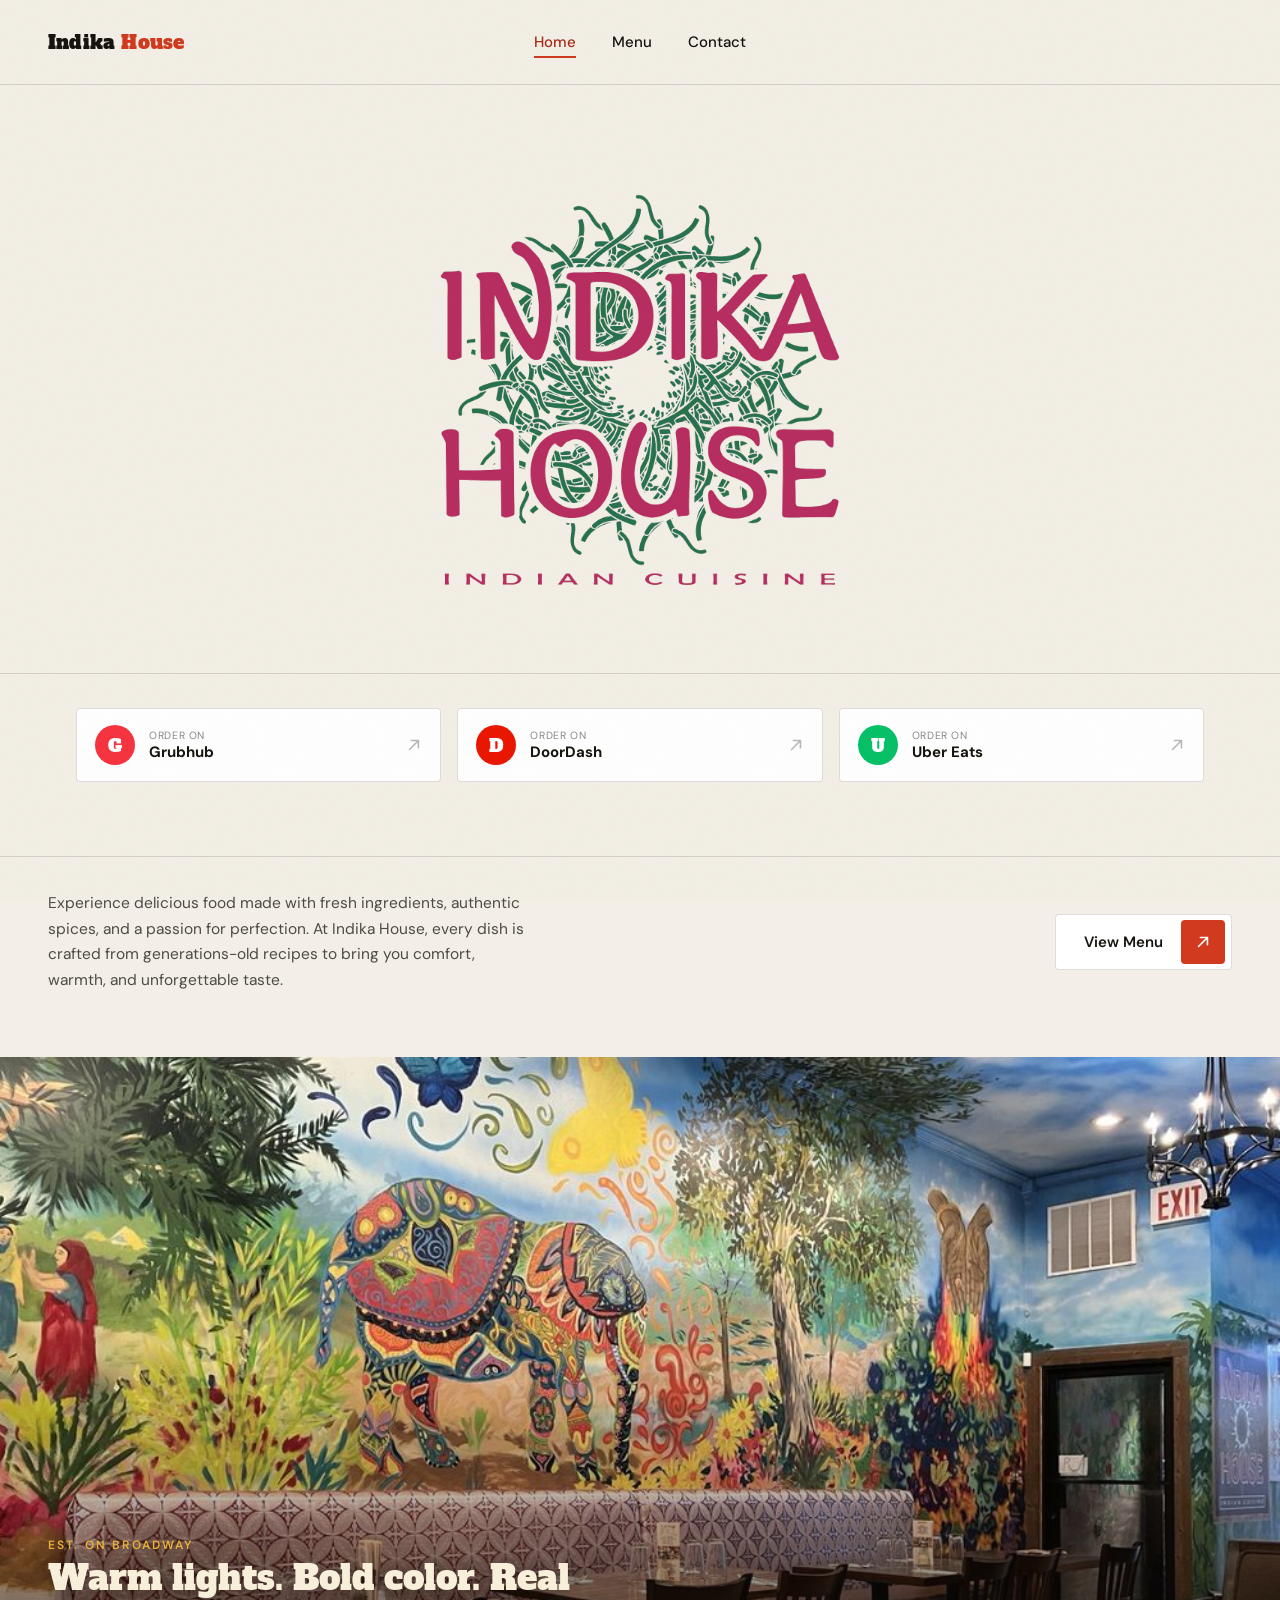
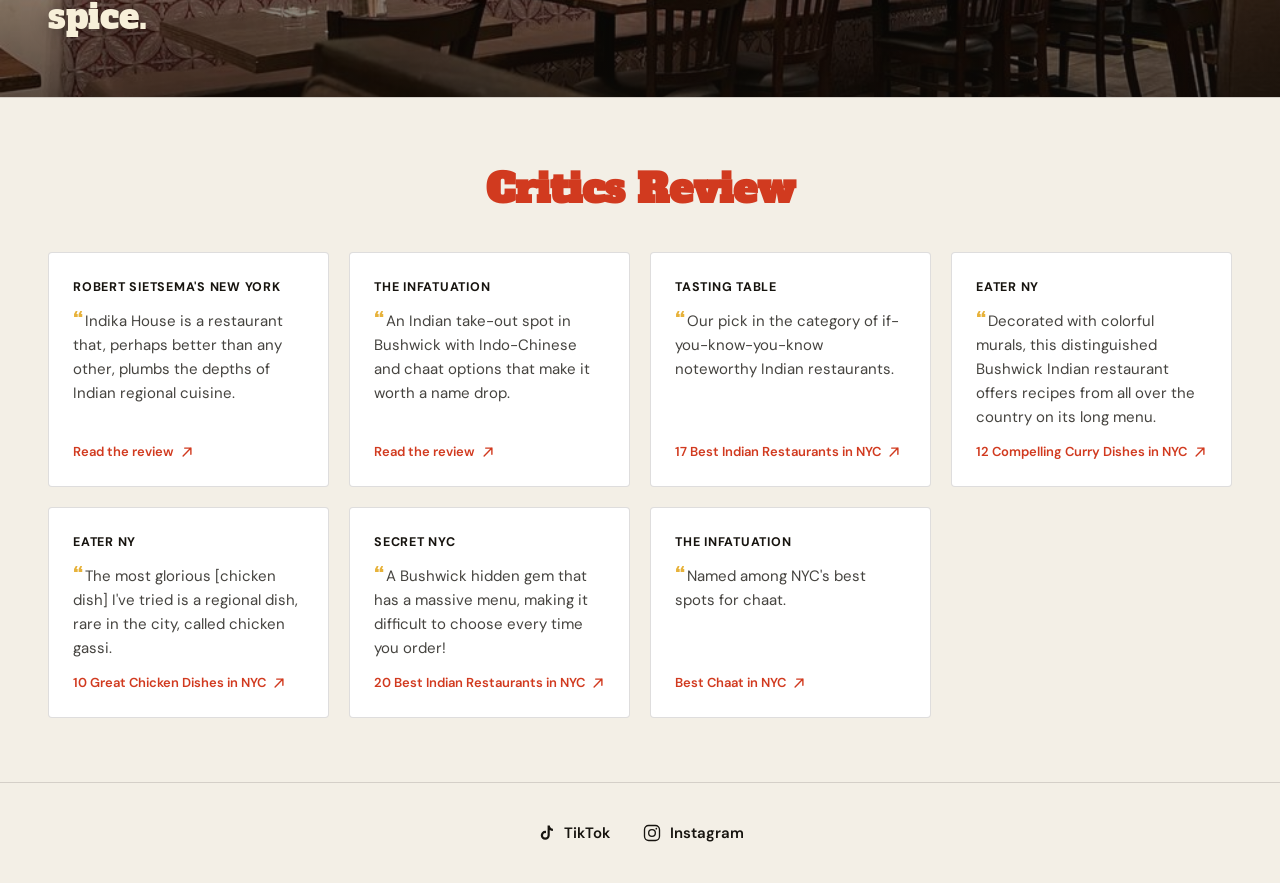
<file: index.html>
<!doctype html>
<html lang="en">
<head>
<meta charset="UTF-8" />
<meta name="viewport" content="width=device-width, initial-scale=1.0" />

<!--
  SEO NOTE: every "https://www.indikahousebk.com" URL below is a placeholder.
  Once you buy a real domain, find-and-replace that string across all pages
  (and in robots.txt / sitemap.xml) with your actual domain. See SEO-NOTES.md.
-->

<title>Indika House | Indian Restaurant in Brooklyn, NY</title>
<meta name="description" content="Indika House is an authentic Indian restaurant on Broadway in Brooklyn, NY, serving fresh curries, tandoori, biryani, and more for dine-in, pickup, and delivery." />
<link rel="canonical" href="https://www.indikahousebk.com/" />

<meta property="og:type" content="restaurant" />
<meta property="og:site_name" content="Indika House" />
<meta property="og:title" content="Indika House | Indian Restaurant in Brooklyn, NY" />
<meta property="og:description" content="Authentic Indian cuisine on Broadway in Brooklyn — dine-in, pickup, and delivery." />
<meta property="og:image" content="https://www.indikahousebk.com/images/logo.png" />
<meta property="og:url" content="https://www.indikahousebk.com/" />
<meta property="og:locale" content="en_US" />
<meta name="twitter:card" content="summary" />
<meta name="twitter:title" content="Indika House | Indian Restaurant in Brooklyn, NY" />
<meta name="twitter:description" content="Authentic Indian cuisine on Broadway in Brooklyn — dine-in, pickup, and delivery." />
<meta name="twitter:image" content="https://www.indikahousebk.com/images/logo.png" />

<link rel="icon" type="image/png" href="images/logo.png" />
<link rel="apple-touch-icon" href="images/logo.png" />

<link rel="stylesheet" href="css/style.css" />

<script type="application/ld+json">
{
  "@context": "https://schema.org",
  "@type": "Restaurant",
  "@id": "https://www.indikahousebk.com/",
  "name": "Indika House",
  "image": "https://www.indikahousebk.com/images/logo.png",
  "url": "https://www.indikahousebk.com/",
  "telephone": "+1-718-484-3600",
  "servesCuisine": "Indian",
  "priceRange": "$$",
  "menu": "https://www.indikahousebk.com/menu.html",
  "address": {
    "@type": "PostalAddress",
    "streetAddress": "943 Broadway",
    "addressLocality": "Brooklyn",
    "addressRegion": "NY",
    "postalCode": "11206",
    "addressCountry": "US"
  },
  "openingHoursSpecification": [
    {
      "@type": "OpeningHoursSpecification",
      "dayOfWeek": ["Sunday", "Monday", "Tuesday", "Wednesday", "Thursday"],
      "opens": "11:30",
      "closes": "22:30"
    },
    {
      "@type": "OpeningHoursSpecification",
      "dayOfWeek": ["Friday", "Saturday"],
      "opens": "11:30",
      "closes": "23:00"
    }
  ],
  "sameAs": [
    "https://www.tiktok.com/@indikahouse",
    "https://www.instagram.com/indikahouse/",
    "https://www.grubhub.com/restaurant/indika-house-943-broadway-brooklyn/1721730",
    "https://www.doordash.com/store/indika-house-brooklyn-831916/39989585/",
    "https://www.ubereats.com/store/indika-house/-R9x24MRReeXUAPD_mfpsg"
  ]
}
</script>
</head>
<body>

<div class="noise-overlay" aria-hidden="true"></div>

<header class="site-header">
  <div class="wrap header-inner">
    <a href="#top" class="logo">
      <span class="logo-text">Indika <span class="logo-text-accent">House</span></span>
    </a>

    <nav class="main-nav" aria-label="Primary">
      <a href="index.html" class="active">Home</a>
      <a href="menu.html">Menu</a>
      <a href="contact.html">Contact</a>
    </nav>

    <div class="header-actions">
      <button class="menu-toggle" id="menuToggle" type="button" aria-label="Open menu" aria-expanded="false" aria-controls="mobileNav">
        <span></span><span></span><span></span>
      </button>
    </div>
  </div>

  <nav class="mobile-nav" id="mobileNav" aria-label="Mobile">
    <a href="index.html" class="active">Home</a>
    <a href="menu.html">Menu</a>
    <a href="contact.html">Contact</a>
  </nav>
</header>

<main id="top">

  <section class="hero">
    <div class="wrap">
      <h1 class="hero-title hero-title--logo">
        <span class="sr-only">Indika House — Indian Restaurant in Brooklyn, NY</span>
        <span class="line line-1" aria-hidden="true">
          <img class="hero-logo-img" src="images/logo.png" alt="Indika House — Indian Cuisine" />
        </span>
      </h1>
    </div>

    <div class="hero-rule"></div>

    <div class="wrap">
      <div class="order-links">
        <a class="order-card order-card-grubhub" href="https://www.grubhub.com/restaurant/indika-house-943-broadway-brooklyn/1721730" target="_blank" rel="noopener">
          <span class="order-card-badge" aria-hidden="true">G</span>
          <span class="order-card-text">
            <span class="order-card-label">Order on</span>
            <span class="order-card-name">Grubhub</span>
          </span>
          <svg class="order-card-arrow" width="16" height="16" viewBox="0 0 18 18" aria-hidden="true"><path d="M4 14L14 4M14 4H6M14 4V12" stroke="currentColor" stroke-width="1.8" fill="none" stroke-linecap="round" stroke-linejoin="round"/></svg>
        </a>
        <a class="order-card order-card-doordash" href="https://www.doordash.com/store/indika-house-brooklyn-831916/39989585/" target="_blank" rel="noopener">
          <span class="order-card-badge" aria-hidden="true">D</span>
          <span class="order-card-text">
            <span class="order-card-label">Order on</span>
            <span class="order-card-name">DoorDash</span>
          </span>
          <svg class="order-card-arrow" width="16" height="16" viewBox="0 0 18 18" aria-hidden="true"><path d="M4 14L14 4M14 4H6M14 4V12" stroke="currentColor" stroke-width="1.8" fill="none" stroke-linecap="round" stroke-linejoin="round"/></svg>
        </a>
        <a class="order-card order-card-ubereats" href="https://www.ubereats.com/store/indika-house/-R9x24MRReeXUAPD_mfpsg?diningMode=PICKUP" target="_blank" rel="noopener">
          <span class="order-card-badge" aria-hidden="true">U</span>
          <span class="order-card-text">
            <span class="order-card-label">Order on</span>
            <span class="order-card-name">Uber Eats</span>
          </span>
          <svg class="order-card-arrow" width="16" height="16" viewBox="0 0 18 18" aria-hidden="true"><path d="M4 14L14 4M14 4H6M14 4V12" stroke="currentColor" stroke-width="1.8" fill="none" stroke-linecap="round" stroke-linejoin="round"/></svg>
        </a>
        <a class="order-card order-card-viewmenu mobile-only-card" href="menu.html">
          <span class="order-card-badge" aria-hidden="true">
            <svg width="18" height="18" viewBox="0 0 18 18"><path d="M4 14L14 4M14 4H6M14 4V12" stroke="currentColor" stroke-width="1.8" fill="none" stroke-linecap="round" stroke-linejoin="round"/></svg>
          </span>
          <span class="order-card-text">
            <span class="order-card-label">See the</span>
            <span class="order-card-name">Full Menu</span>
          </span>
          <svg class="order-card-arrow" width="16" height="16" viewBox="0 0 18 18" aria-hidden="true"><path d="M4 14L14 4M14 4H6M14 4V12" stroke="currentColor" stroke-width="1.8" fill="none" stroke-linecap="round" stroke-linejoin="round"/></svg>
        </a>
      </div>
    </div>

    <div class="hero-rule"></div>

    <div class="wrap hero-lower">
      <p class="hero-copy">
        Experience delicious food made with fresh ingredients, authentic spices, and a passion for
        perfection. At Indika House, every dish is crafted from generations-old recipes to bring you
        comfort, warmth, and unforgettable taste.
      </p>
      <div class="hero-cta">
        <a href="menu.html" class="btn-view-menu">
          <span>View Menu</span>
          <span class="btn-view-menu-icon" aria-hidden="true">
            <svg width="16" height="16" viewBox="0 0 18 18"><path d="M4 14L14 4M14 4H6M14 4V12" stroke="currentColor" stroke-width="1.8" fill="none" stroke-linecap="round" stroke-linejoin="round"/></svg>
          </span>
        </a>
      </div>
    </div>
  </section>

  <section class="interior" aria-label="Restaurant interior">
    <div class="interior-photo-frame">
      <img class="interior-photo" src="images/interior.jpg" alt="Colorful hand-painted mural and dining room inside Indika House, an Indian restaurant on Broadway in Brooklyn, NY" loading="lazy" width="1000" height="750" />
    </div>

    <div class="interior-caption wrap">
      <span class="interior-caption-eyebrow">Est. on Broadway</span>
      <span class="interior-caption-title">Warm lights. Bold color. Real spice.</span>
    </div>
  </section>

  <section class="press" aria-label="Press and reviews">
    <div class="wrap">
      <h2 class="press-title">Critics Review</h2>
      <div class="press-grid">

        <a class="press-card" href="https://robertsietsema.substack.com/p/indika-house-is-an-overlooked-indian" target="_blank" rel="noopener">
          <span class="press-outlet">Robert Sietsema's New York</span>
          <p class="press-quote">Indika House is a restaurant that, perhaps better than any other, plumbs the depths of Indian regional cuisine.</p>
          <span class="press-cta">Read the review
            <svg width="14" height="14" viewBox="0 0 18 18" aria-hidden="true"><path d="M4 14L14 4M14 4H6M14 4V12" stroke="currentColor" stroke-width="1.8" fill="none" stroke-linecap="round" stroke-linejoin="round"/></svg>
          </span>
        </a>

        <a class="press-card" href="https://www.theinfatuation.com/new-york/reviews/indika-house?ifsb=yes" target="_blank" rel="noopener">
          <span class="press-outlet">The Infatuation</span>
          <p class="press-quote">An Indian take-out spot in Bushwick with Indo-Chinese and chaat options that make it worth a name drop.</p>
          <span class="press-cta">Read the review
            <svg width="14" height="14" viewBox="0 0 18 18" aria-hidden="true"><path d="M4 14L14 4M14 4H6M14 4V12" stroke="currentColor" stroke-width="1.8" fill="none" stroke-linecap="round" stroke-linejoin="round"/></svg>
          </span>
        </a>

        <a class="press-card" href="https://www.tastingtable.com/1129781/best-indian-restaurants-in-nyc/" target="_blank" rel="noopener">
          <span class="press-outlet">Tasting Table</span>
          <p class="press-quote">Our pick in the category of if-you-know-you-know noteworthy Indian restaurants.</p>
          <span class="press-cta">17 Best Indian Restaurants in NYC
            <svg width="14" height="14" viewBox="0 0 18 18" aria-hidden="true"><path d="M4 14L14 4M14 4H6M14 4V12" stroke="currentColor" stroke-width="1.8" fill="none" stroke-linecap="round" stroke-linejoin="round"/></svg>
          </span>
        </a>

        <a class="press-card" href="https://ny.eater.com/maps/12-compelling-curry-dishes-in-nyc" target="_blank" rel="noopener">
          <span class="press-outlet">Eater NY</span>
          <p class="press-quote">Decorated with colorful murals, this distinguished Bushwick Indian restaurant offers recipes from all over the country on its long menu.</p>
          <span class="press-cta">12 Compelling Curry Dishes in NYC
            <svg width="14" height="14" viewBox="0 0 18 18" aria-hidden="true"><path d="M4 14L14 4M14 4H6M14 4V12" stroke="currentColor" stroke-width="1.8" fill="none" stroke-linecap="round" stroke-linejoin="round"/></svg>
          </span>
        </a>

        <a class="press-card" href="https://ny.eater.com/2020/6/12/21273317/nyc-chicken-delivery-takeout-best-coronavirus" target="_blank" rel="noopener">
          <span class="press-outlet">Eater NY</span>
          <p class="press-quote">The most glorious [chicken dish] I've tried is a regional dish, rare in the city, called chicken gassi.</p>
          <span class="press-cta">10 Great Chicken Dishes in NYC
            <svg width="14" height="14" viewBox="0 0 18 18" aria-hidden="true"><path d="M4 14L14 4M14 4H6M14 4V12" stroke="currentColor" stroke-width="1.8" fill="none" stroke-linecap="round" stroke-linejoin="round"/></svg>
          </span>
        </a>

        <a class="press-card" href="https://secretnyc.co/best-indian-restaurants-in-nyc/" target="_blank" rel="noopener">
          <span class="press-outlet">Secret NYC</span>
          <p class="press-quote">A Bushwick hidden gem that has a massive menu, making it difficult to choose every time you order!</p>
          <span class="press-cta">20 Best Indian Restaurants in NYC
            <svg width="14" height="14" viewBox="0 0 18 18" aria-hidden="true"><path d="M4 14L14 4M14 4H6M14 4V12" stroke="currentColor" stroke-width="1.8" fill="none" stroke-linecap="round" stroke-linejoin="round"/></svg>
          </span>
        </a>

        <a class="press-card" href="https://www.theinfatuation.com/new-york/guides/best-chaat-restaurants-nyc" target="_blank" rel="noopener">
          <span class="press-outlet">The Infatuation</span>
          <p class="press-quote">Named among NYC's best spots for chaat.</p>
          <span class="press-cta">Best Chaat in NYC
            <svg width="14" height="14" viewBox="0 0 18 18" aria-hidden="true"><path d="M4 14L14 4M14 4H6M14 4V12" stroke="currentColor" stroke-width="1.8" fill="none" stroke-linecap="round" stroke-linejoin="round"/></svg>
          </span>
        </a>

      </div>
    </div>
  </section>

</main>

<footer class="site-footer">
  <div class="wrap">
    <div class="social-links">
      <a href="https://www.tiktok.com/@indikahouse" target="_blank" rel="noopener" class="social-link">
        <svg width="20" height="20" viewBox="0 0 24 24" aria-hidden="true"><path d="M16.5 3c.3 2.1 1.7 3.7 3.8 4v2.6c-1.4 0-2.7-.4-3.8-1.2v6.4a5.4 5.4 0 1 1-5.4-5.4c.3 0 .6 0 .9.1v2.7a2.7 2.7 0 1 0 1.9 2.6V3h2.6z" fill="currentColor"/></svg>
        <span>TikTok</span>
      </a>
      <a href="https://www.instagram.com/indikahouse/" target="_blank" rel="noopener" class="social-link">
        <svg width="20" height="20" viewBox="0 0 24 24" aria-hidden="true"><rect x="3" y="3" width="18" height="18" rx="5" fill="none" stroke="currentColor" stroke-width="1.6"/><circle cx="12" cy="12" r="4" fill="none" stroke="currentColor" stroke-width="1.6"/><circle cx="17.2" cy="6.8" r="1" fill="currentColor"/></svg>
        <span>Instagram</span>
      </a>
    </div>
  </div>
</footer>

<script src="js/main.js"></script>
</body>
</html>
</file>
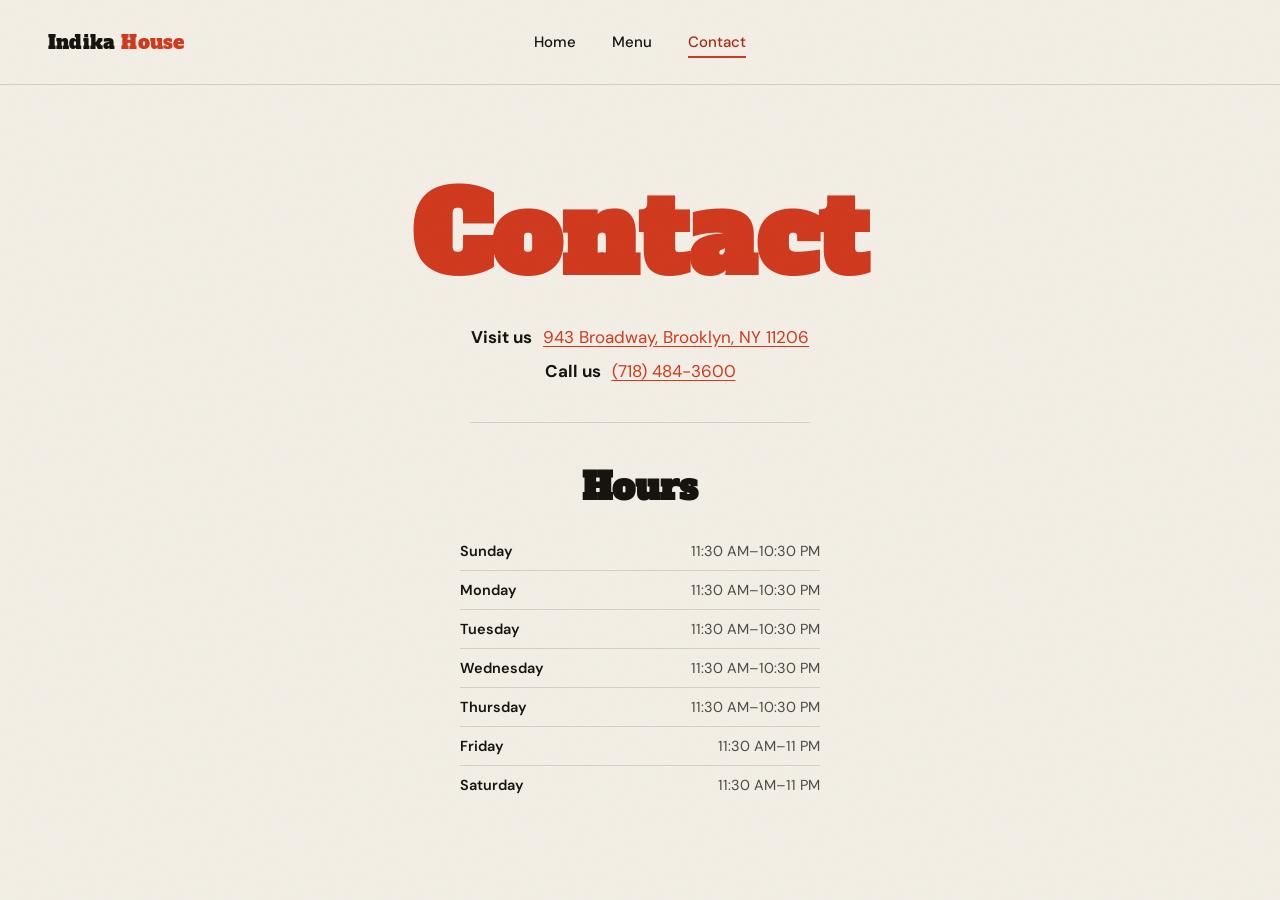
<file: contact.html>
<!doctype html>
<html lang="en">
<head>
<meta charset="UTF-8" />
<meta name="viewport" content="width=device-width, initial-scale=1.0" />

<title>Contact & Hours | Indika House Indian Restaurant, Brooklyn NY</title>
<meta name="description" content="Visit Indika House at 943 Broadway, Brooklyn, NY 11206. Call (718) 484-3600, see our hours, and find us on Google Maps." />
<link rel="canonical" href="https://www.indikahousebk.com/contact.html" />

<meta property="og:type" content="website" />
<meta property="og:site_name" content="Indika House" />
<meta property="og:title" content="Contact & Hours | Indika House Indian Restaurant, Brooklyn NY" />
<meta property="og:description" content="943 Broadway, Brooklyn, NY 11206 — (718) 484-3600. See hours and get directions." />
<meta property="og:image" content="https://www.indikahousebk.com/images/logo.png" />
<meta property="og:url" content="https://www.indikahousebk.com/contact.html" />
<meta name="twitter:card" content="summary" />
<meta name="twitter:title" content="Contact & Hours | Indika House Indian Restaurant, Brooklyn NY" />
<meta name="twitter:description" content="943 Broadway, Brooklyn, NY 11206 — (718) 484-3600. See hours and get directions." />
<meta name="twitter:image" content="https://www.indikahousebk.com/images/logo.png" />

<link rel="icon" type="image/png" href="images/logo.png" />
<link rel="apple-touch-icon" href="images/logo.png" />

<link rel="stylesheet" href="css/style.css" />
</head>
<body>

<div class="noise-overlay" aria-hidden="true"></div>

<header class="site-header">
  <div class="wrap header-inner">
    <a href="index.html" class="logo">
      <span class="logo-text">Indika <span class="logo-text-accent">House</span></span>
    </a>

    <nav class="main-nav" aria-label="Primary">
      <a href="index.html">Home</a>
      <a href="menu.html">Menu</a>
      <a href="contact.html" class="active">Contact</a>
    </nav>

    <div class="header-actions">
      <button class="menu-toggle" id="menuToggle" type="button" aria-label="Open menu" aria-expanded="false" aria-controls="mobileNav">
        <span></span><span></span><span></span>
      </button>
    </div>
  </div>

  <nav class="mobile-nav" id="mobileNav" aria-label="Mobile">
    <a href="index.html">Home</a>
    <a href="menu.html">Menu</a>
    <a href="contact.html" class="active">Contact</a>
  </nav>
</header>

<main>
  <section class="contact-hero">
    <div class="wrap contact-center">
      <h1 class="page-title page-title--center">Contact</h1>

      <div class="contact-lines">
        <p class="contact-line">
          <span class="contact-label">Visit us</span>
          <span class="contact-value"><a href="https://maps.google.com/?q=943+Broadway,+Brooklyn,+NY+11206" target="_blank" rel="noopener">943 Broadway, Brooklyn, NY 11206</a></span>
        </p>
        <p class="contact-line">
          <span class="contact-label">Call us</span>
          <span class="contact-value"><a href="tel:+17184843600">(718) 484-3600</a></span>
        </p>
      </div>

      <div class="contact-rule"></div>

      <h2 class="hours-title">Hours</h2>
      <dl class="hours-list">
        <div class="hours-row"><dt>Sunday</dt><dd>11:30 AM–10:30 PM</dd></div>
        <div class="hours-row"><dt>Monday</dt><dd>11:30 AM–10:30 PM</dd></div>
        <div class="hours-row"><dt>Tuesday</dt><dd>11:30 AM–10:30 PM</dd></div>
        <div class="hours-row"><dt>Wednesday</dt><dd>11:30 AM–10:30 PM</dd></div>
        <div class="hours-row"><dt>Thursday</dt><dd>11:30 AM–10:30 PM</dd></div>
        <div class="hours-row"><dt>Friday</dt><dd>11:30 AM–11 PM</dd></div>
        <div class="hours-row"><dt>Saturday</dt><dd>11:30 AM–11 PM</dd></div>
      </dl>
    </div>
  </section>
</main>

<script src="js/main.js"></script>
</body>
</html>
</file>
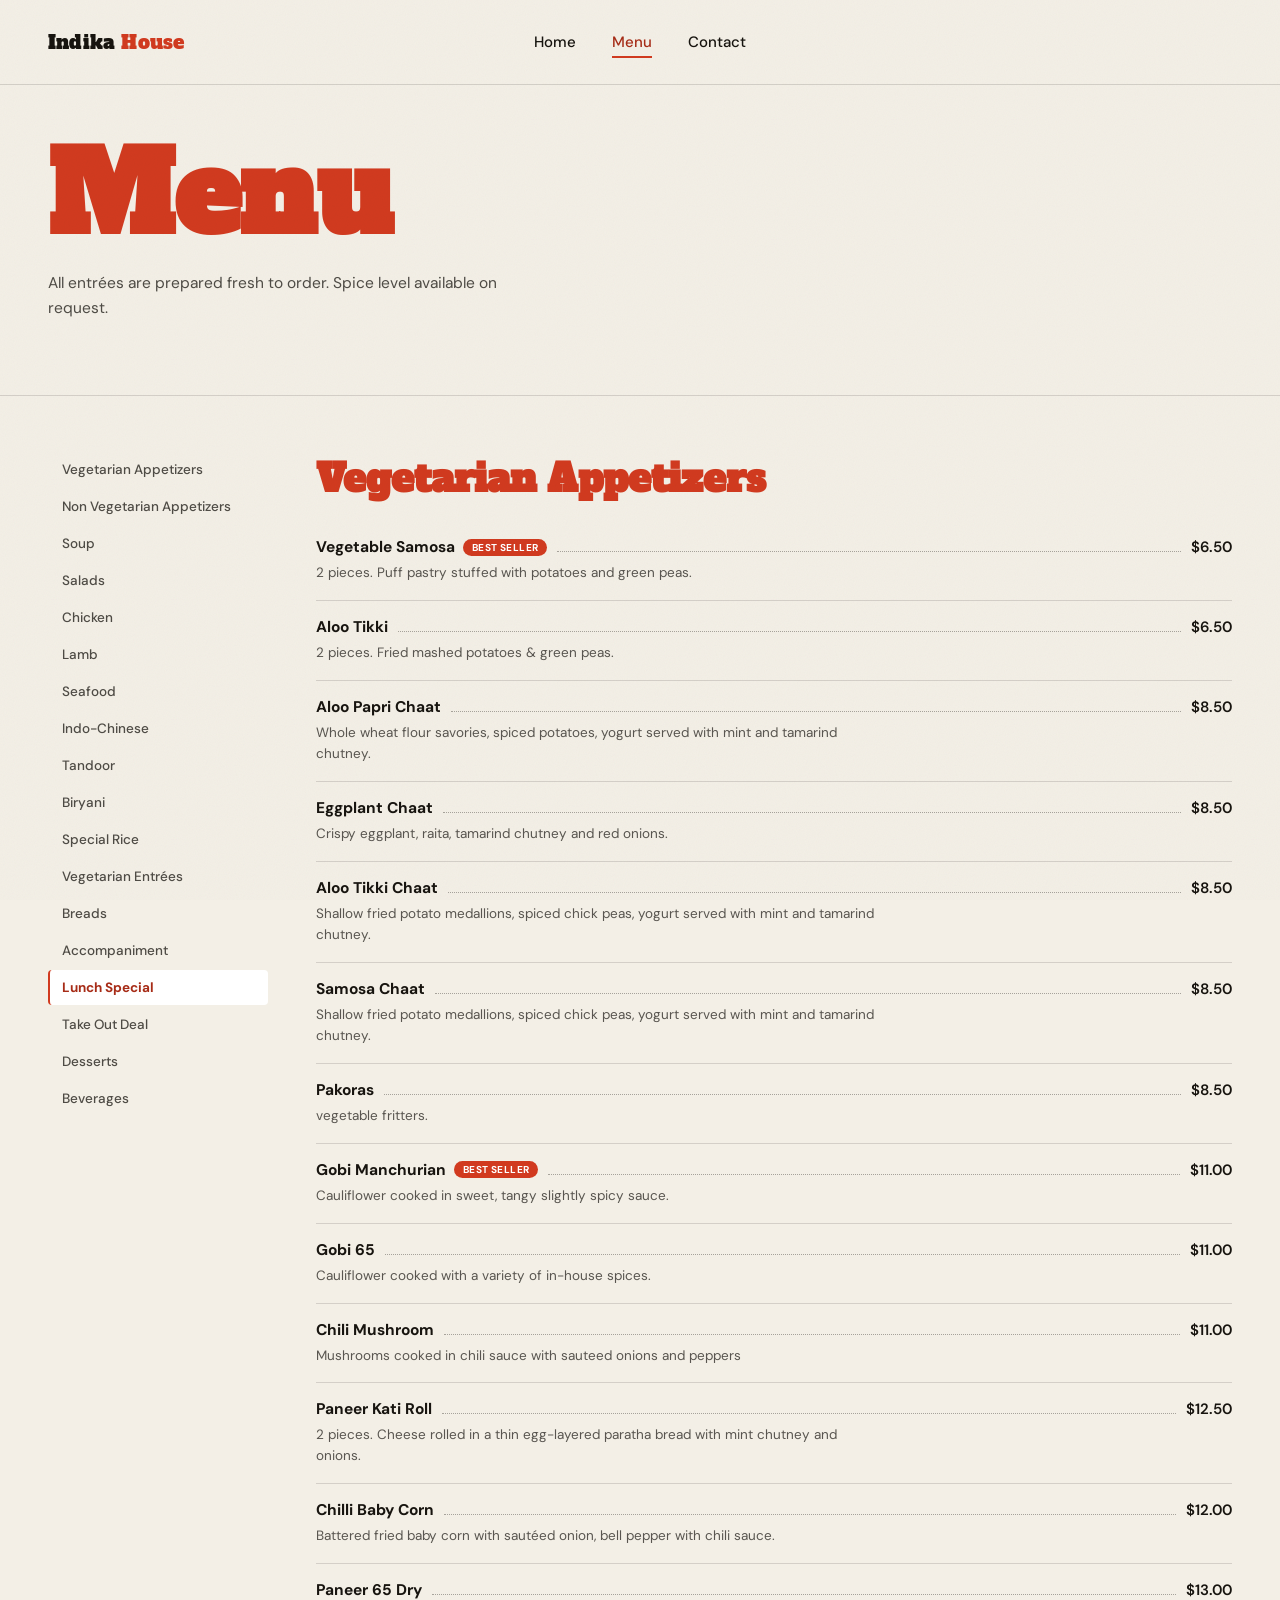
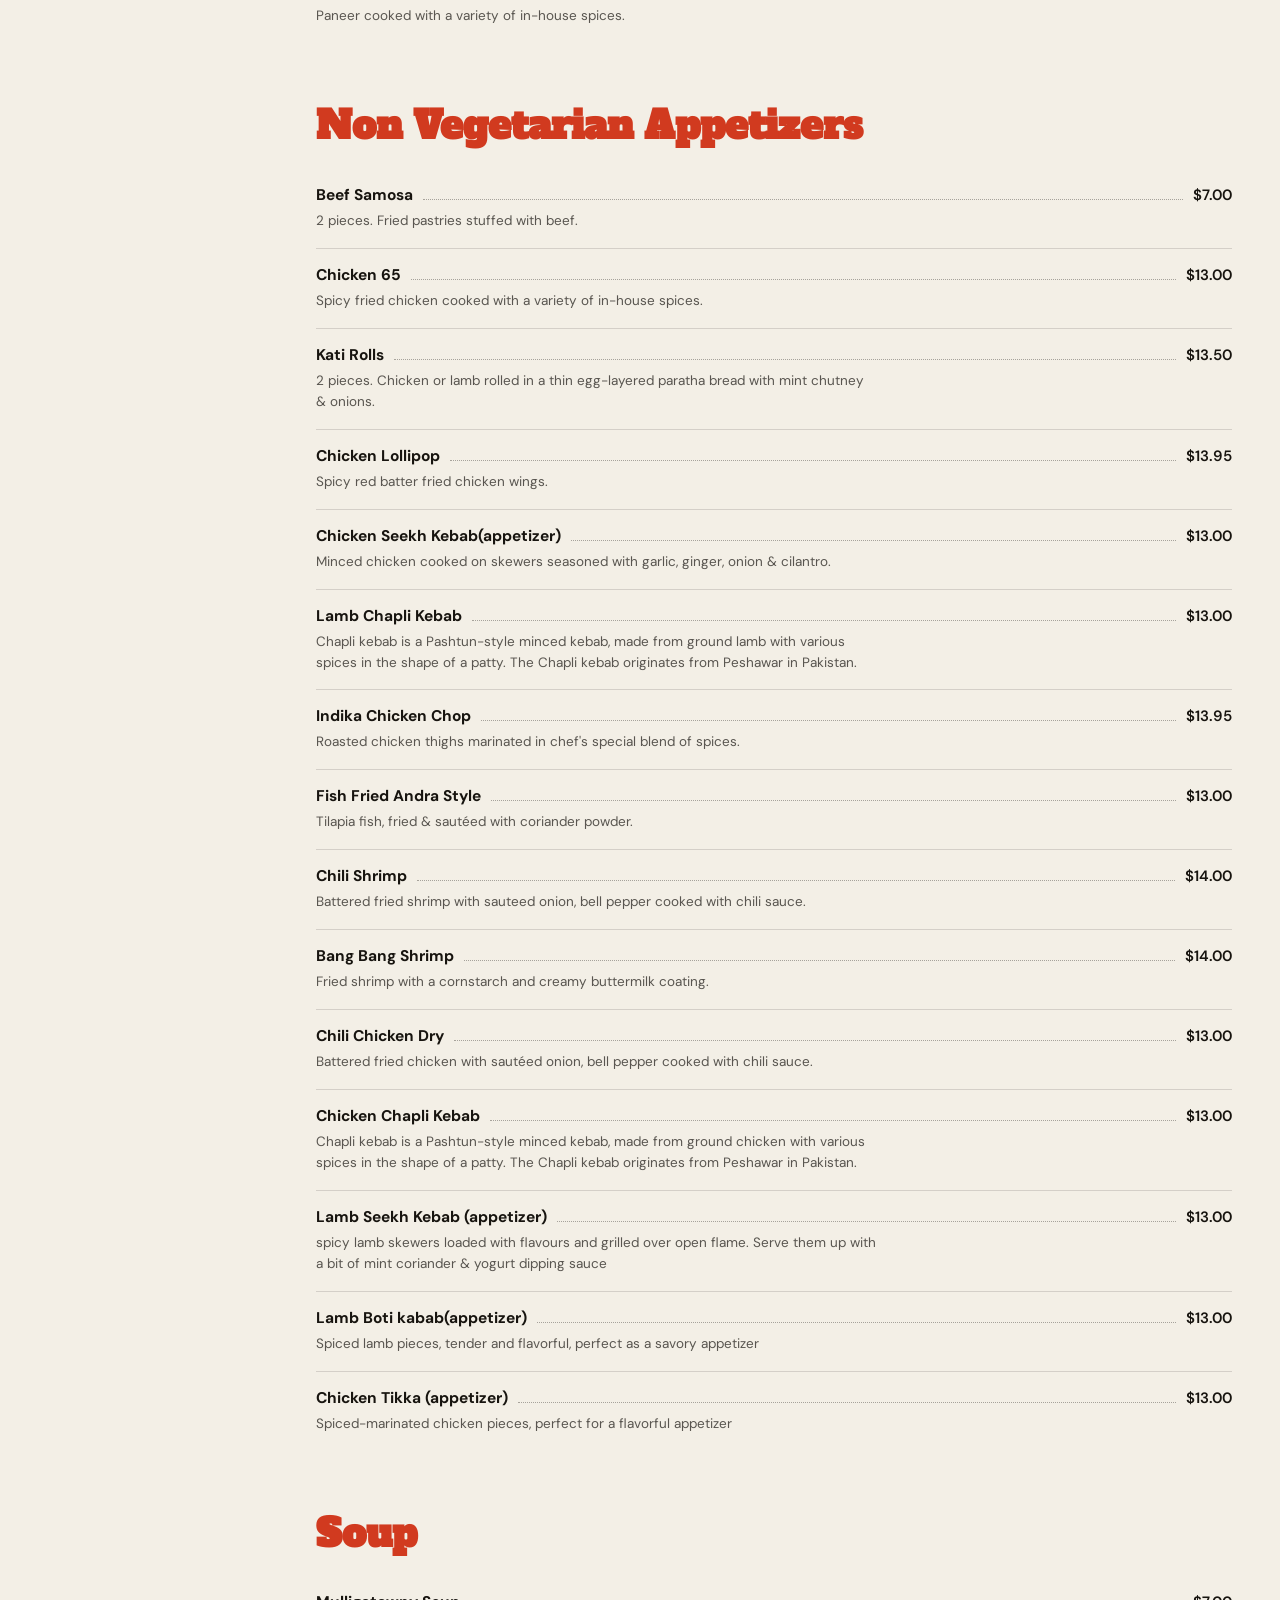
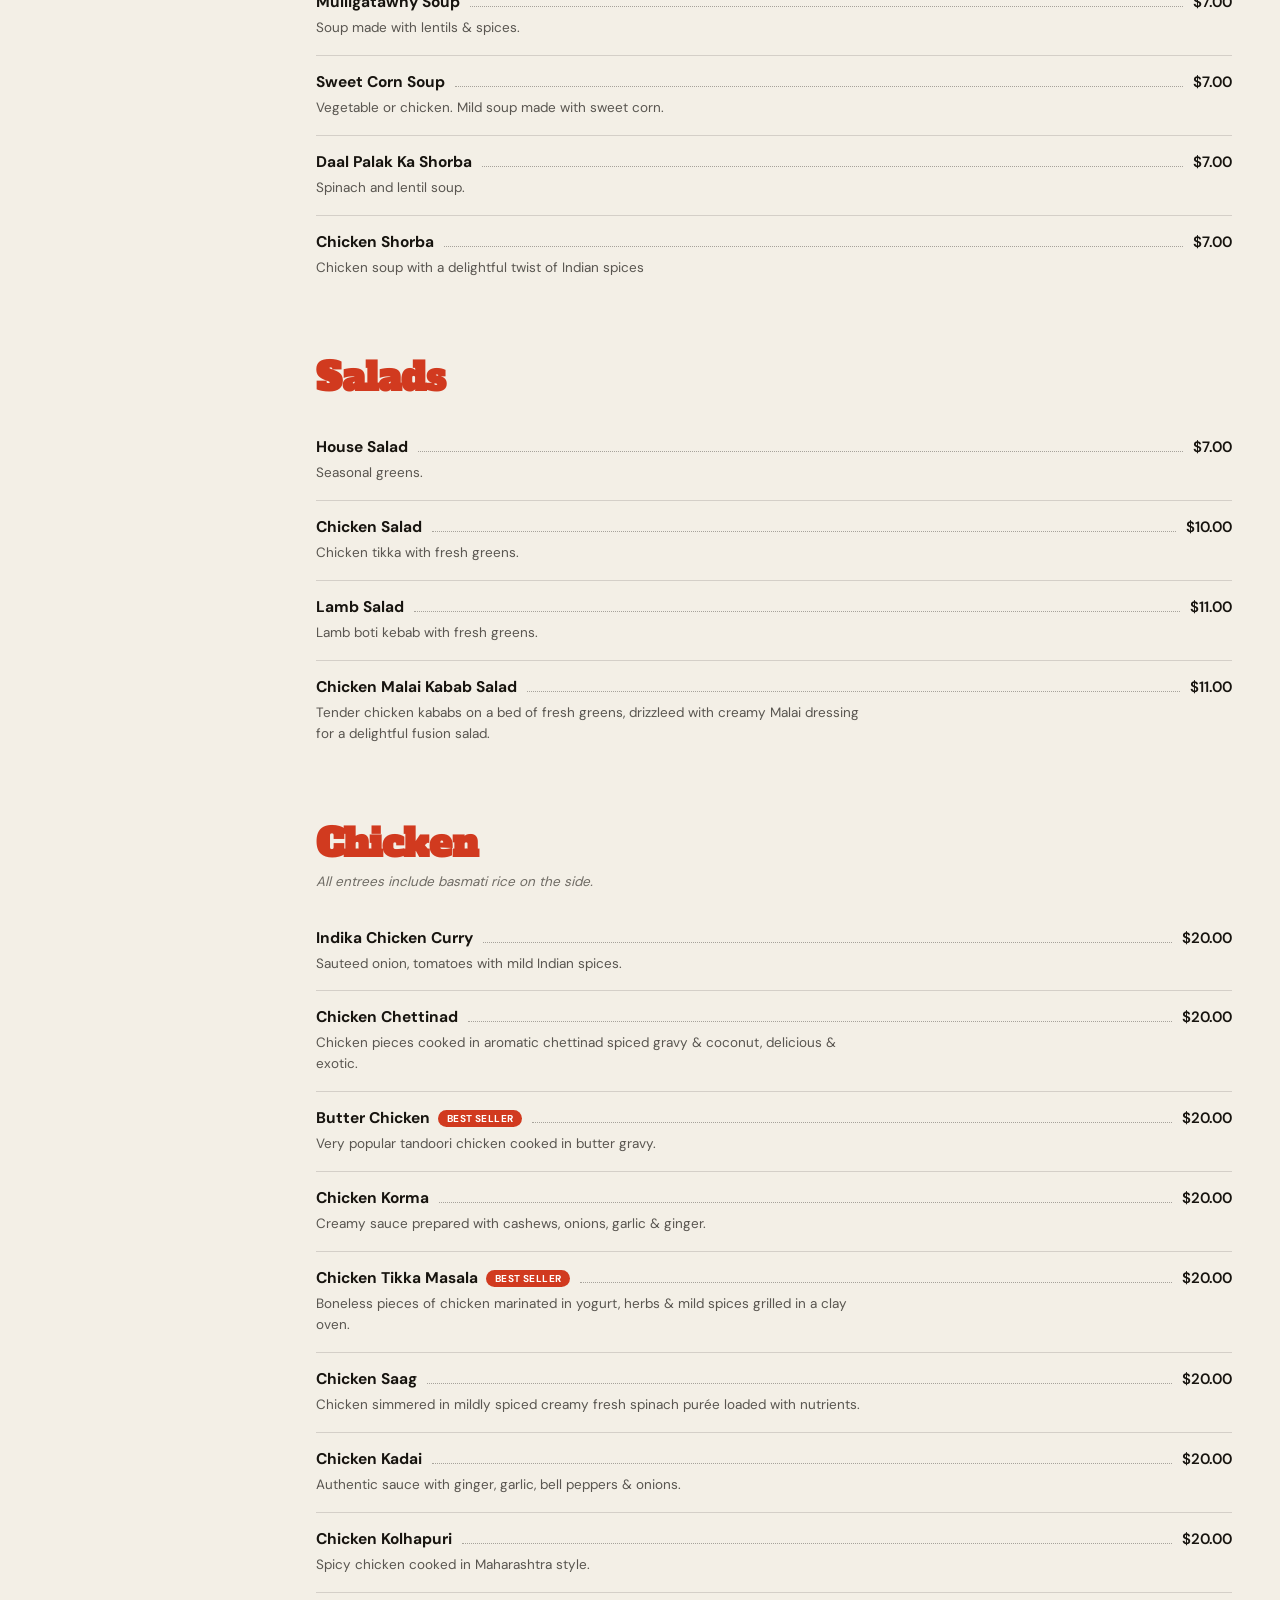
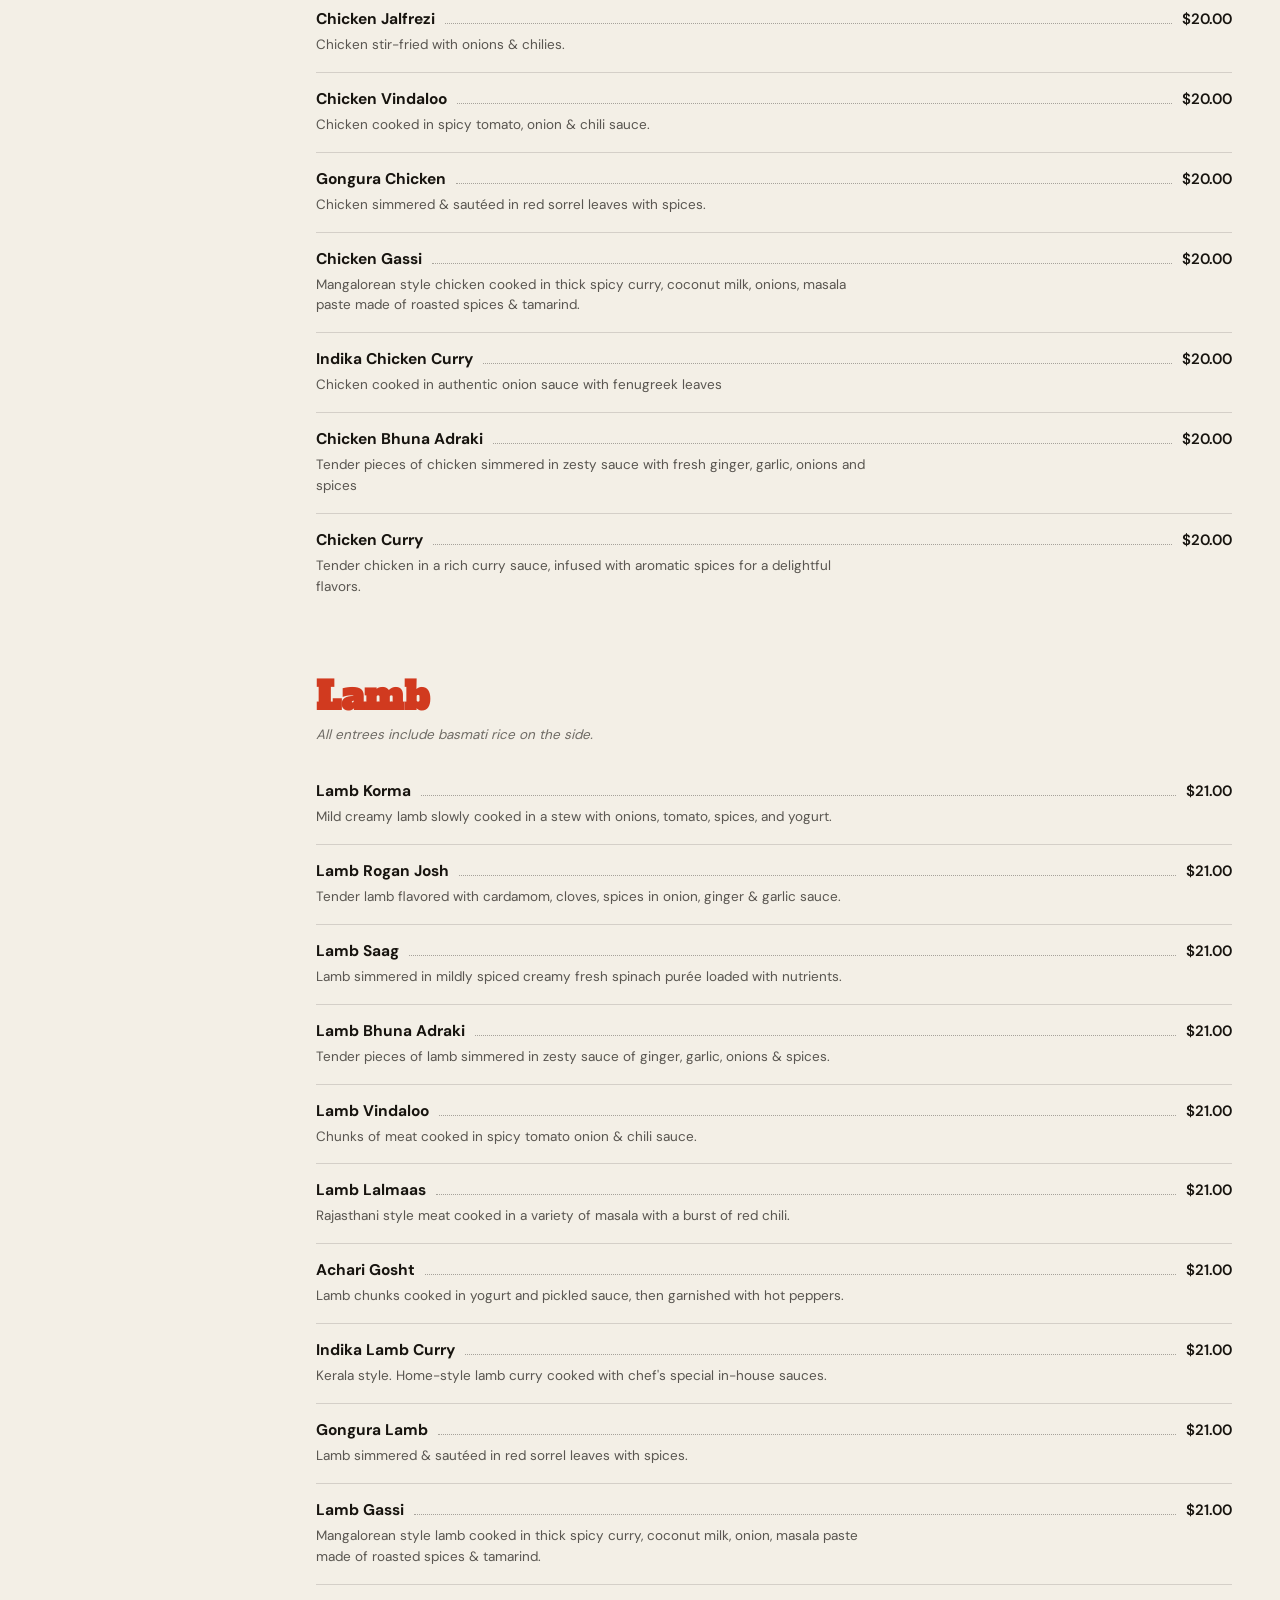
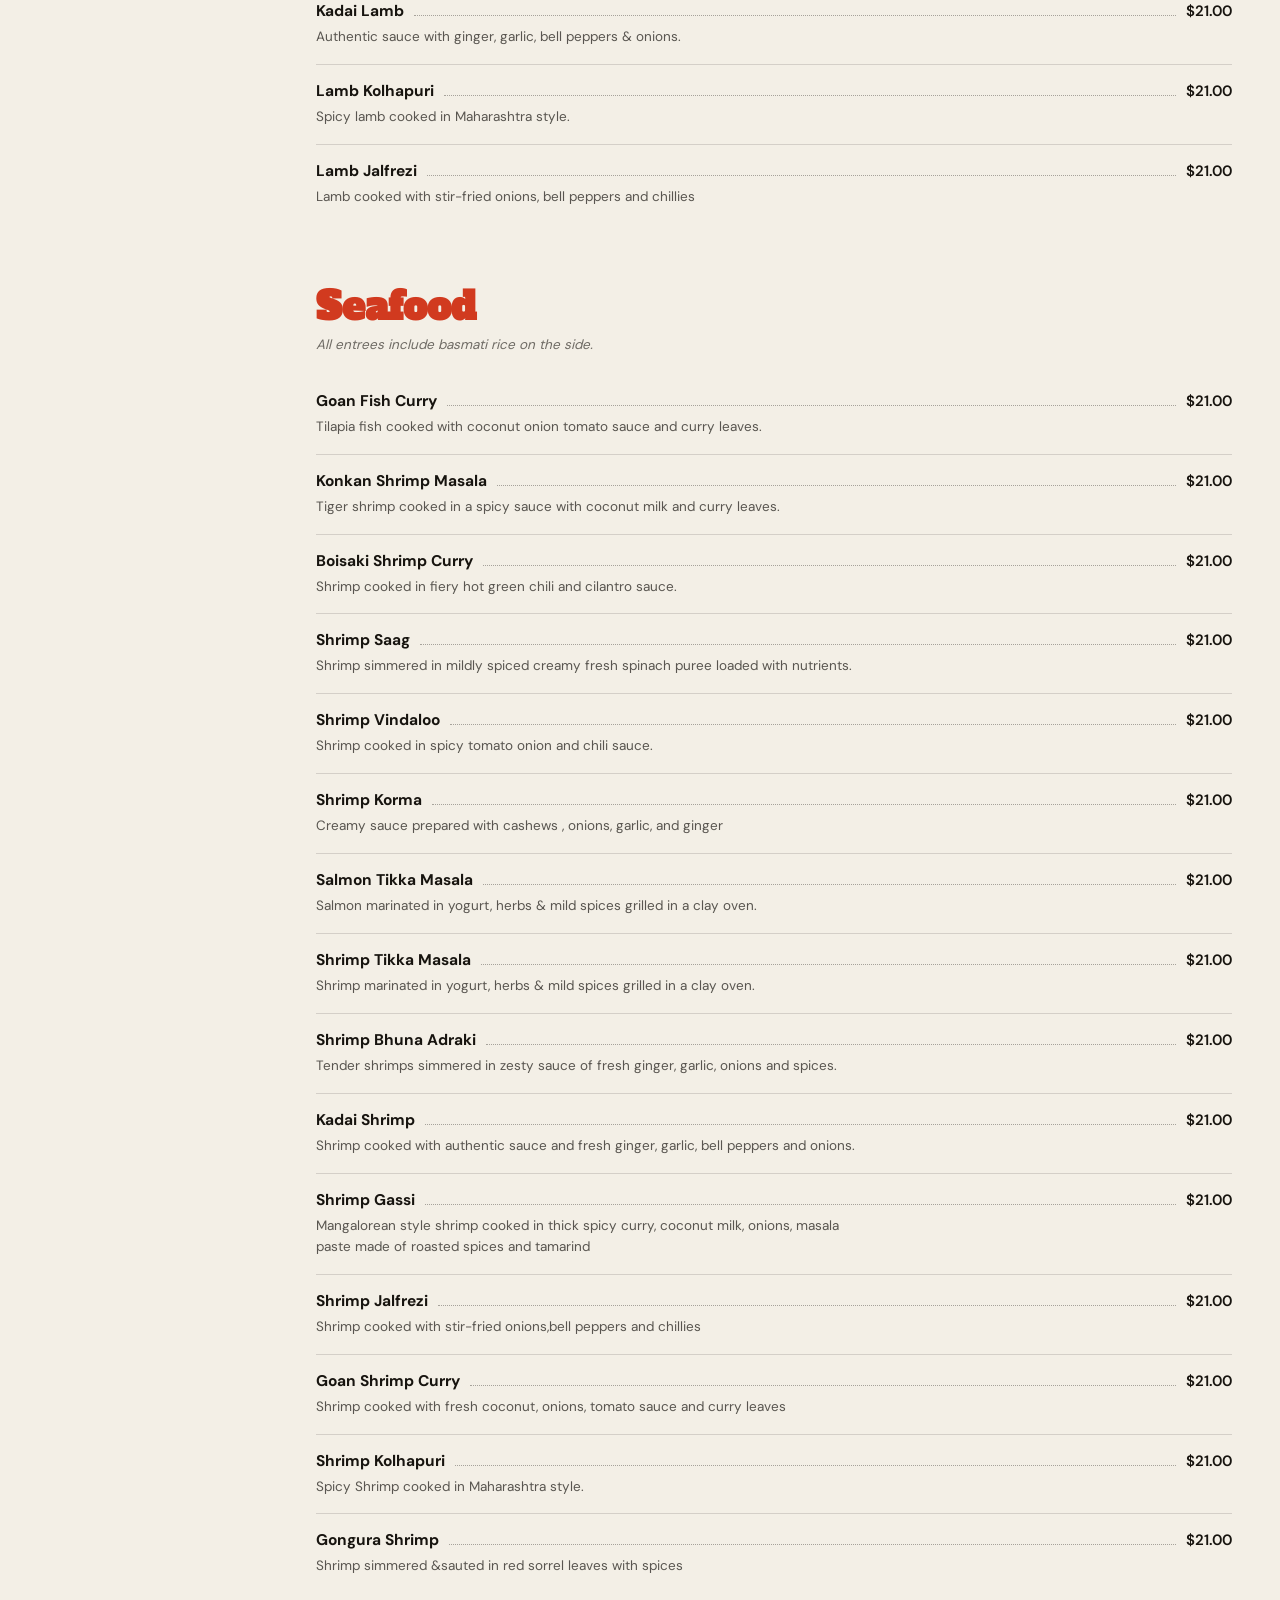
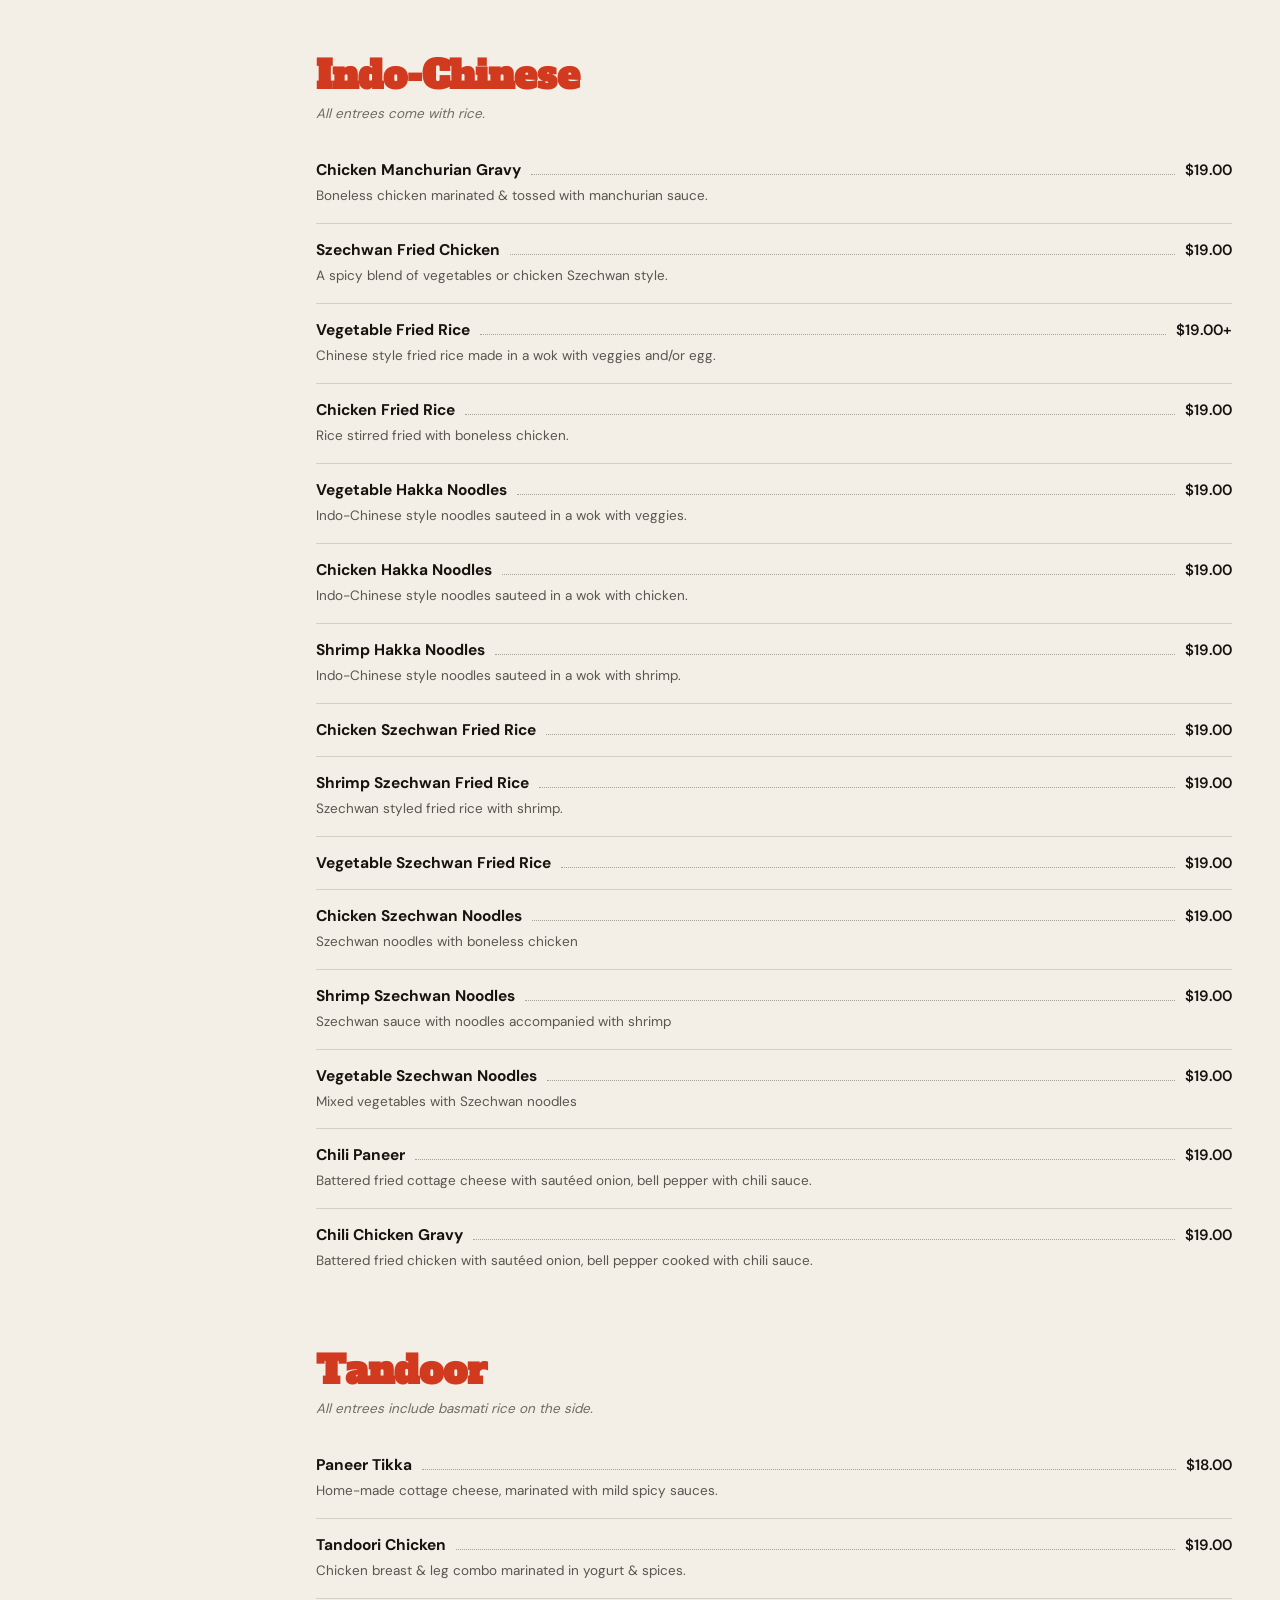
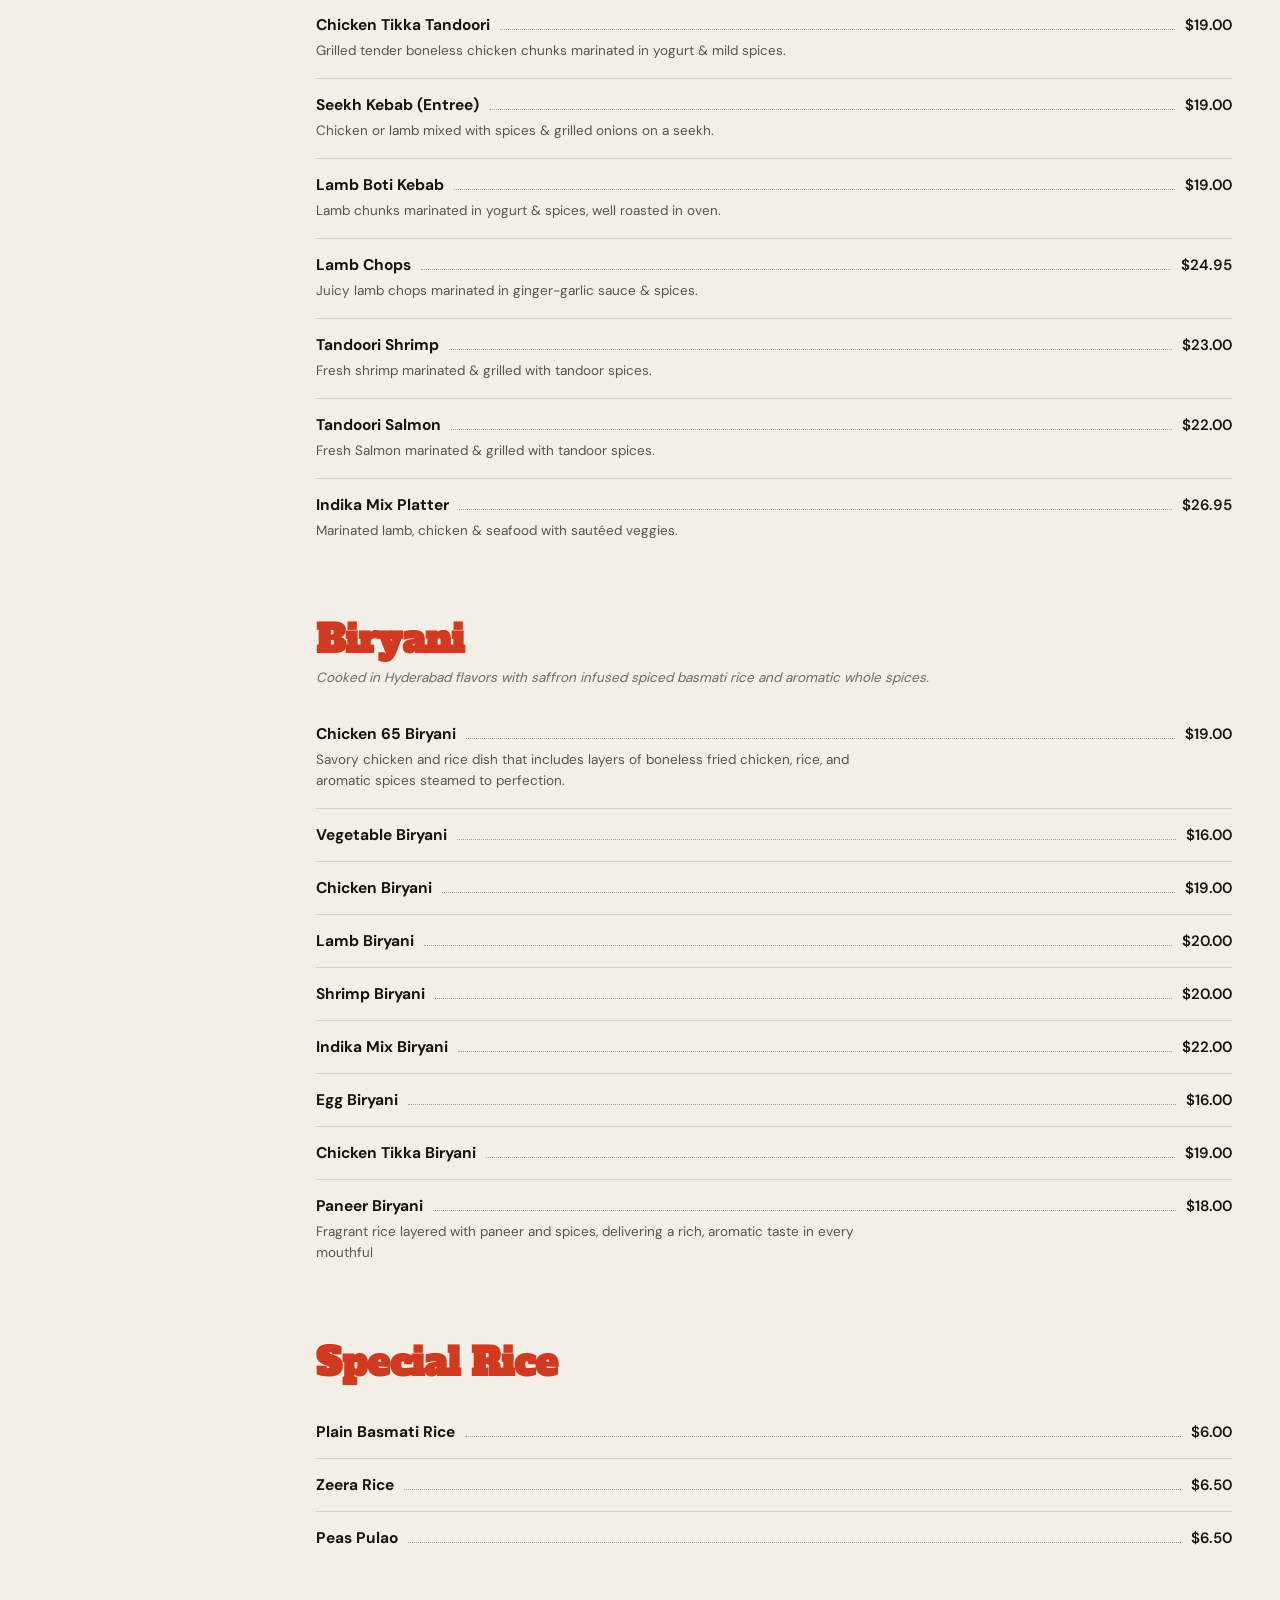
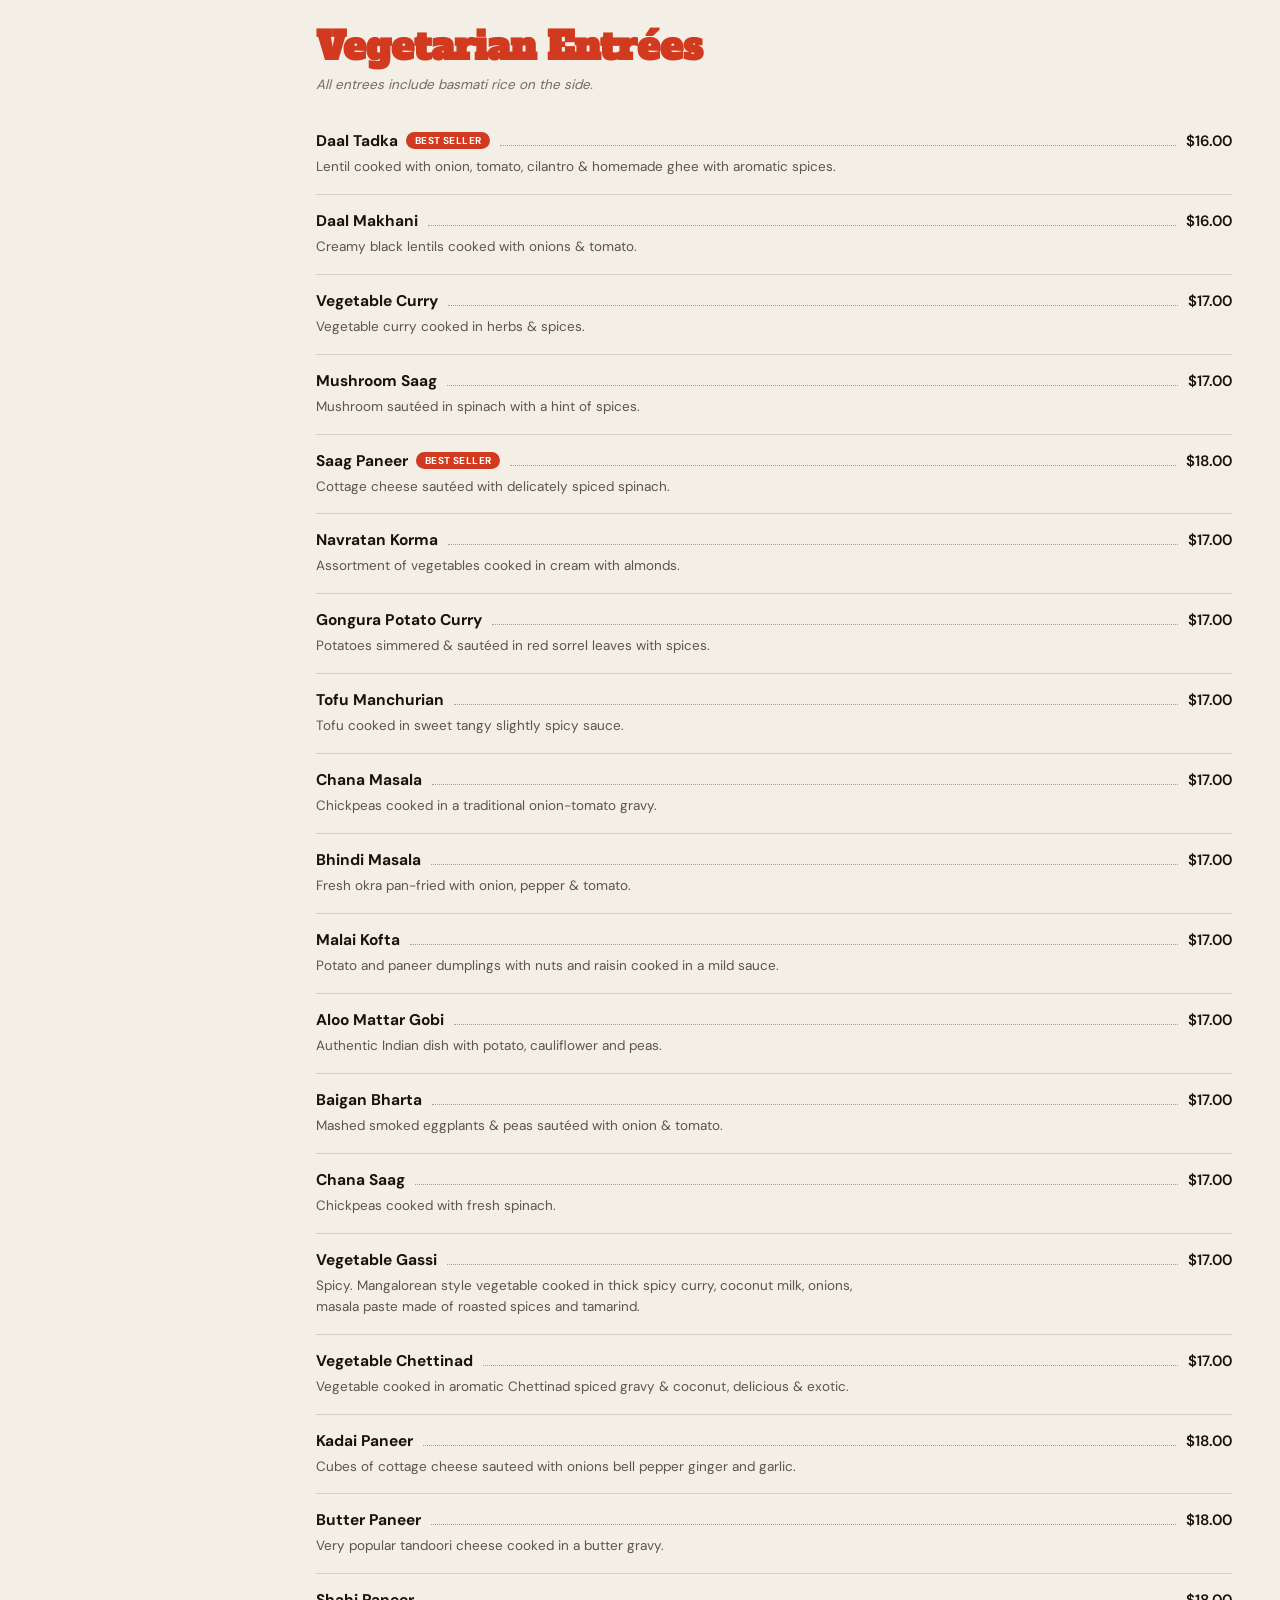
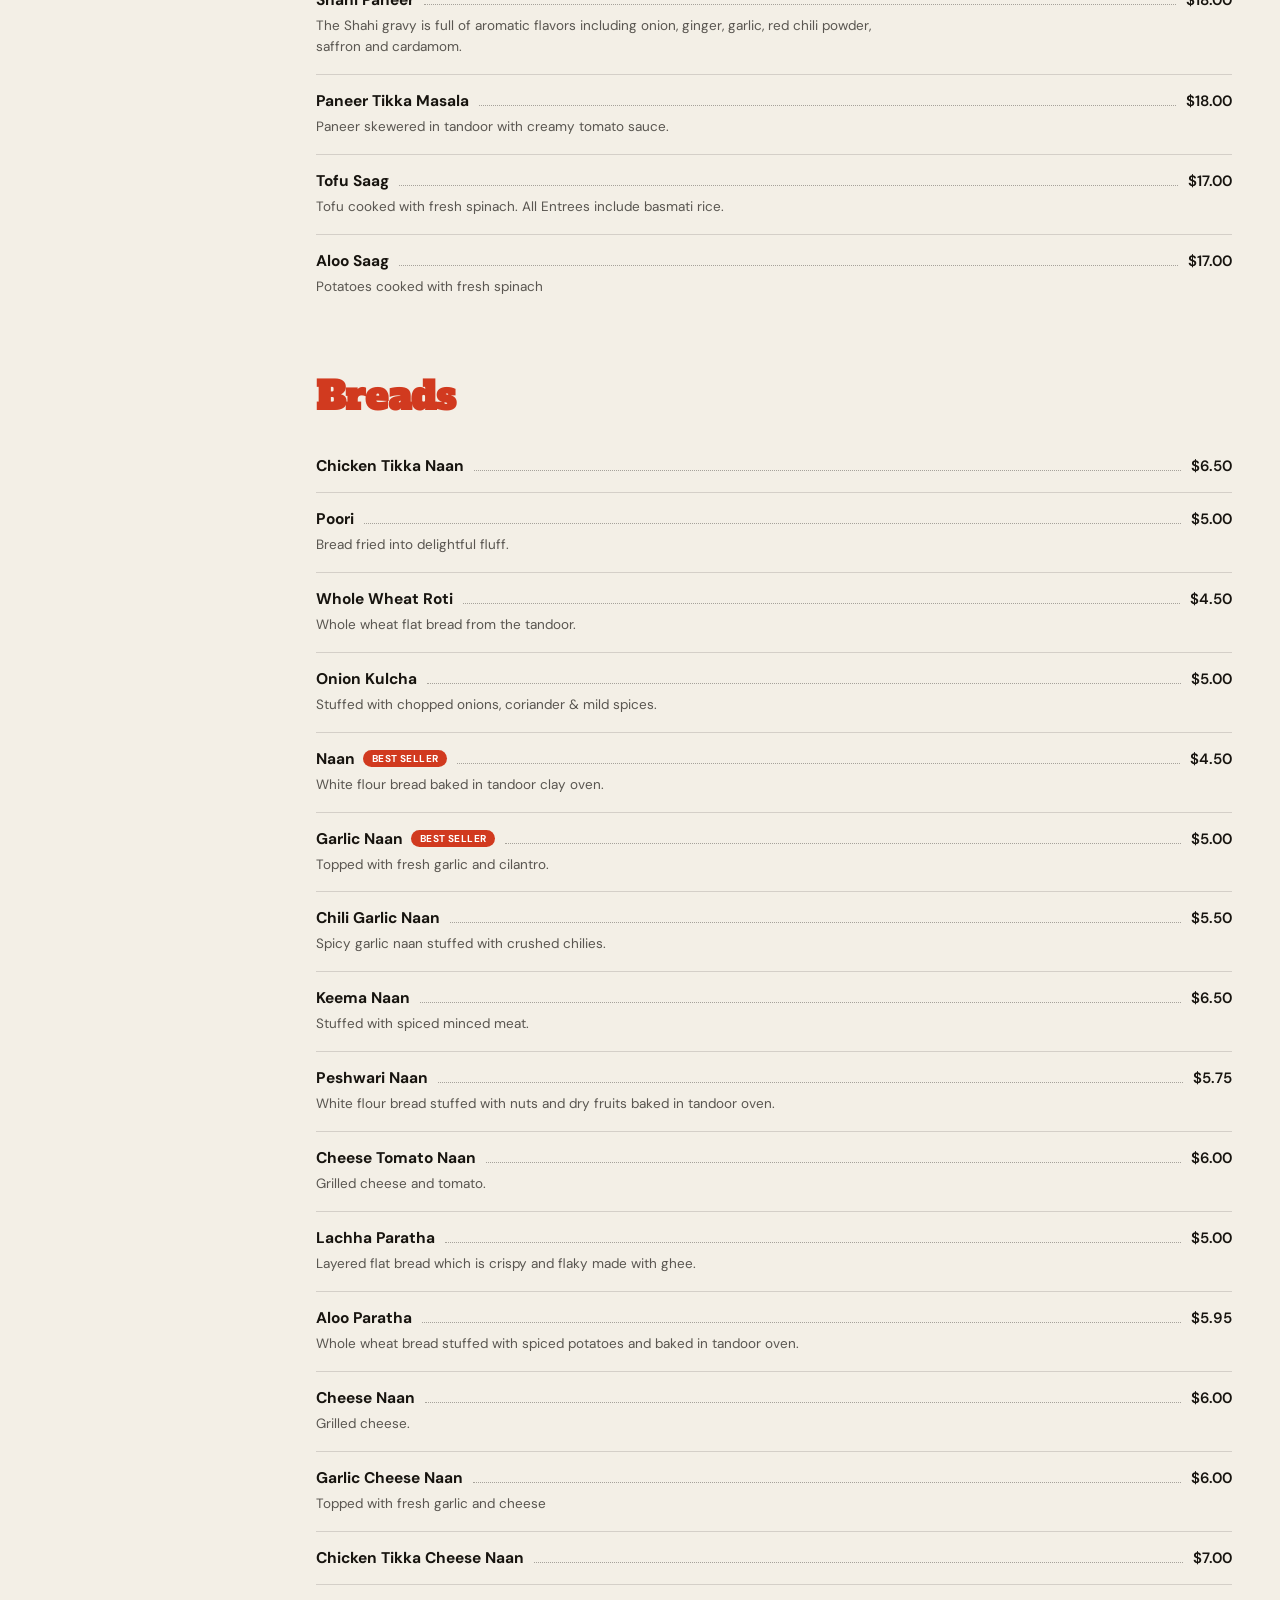
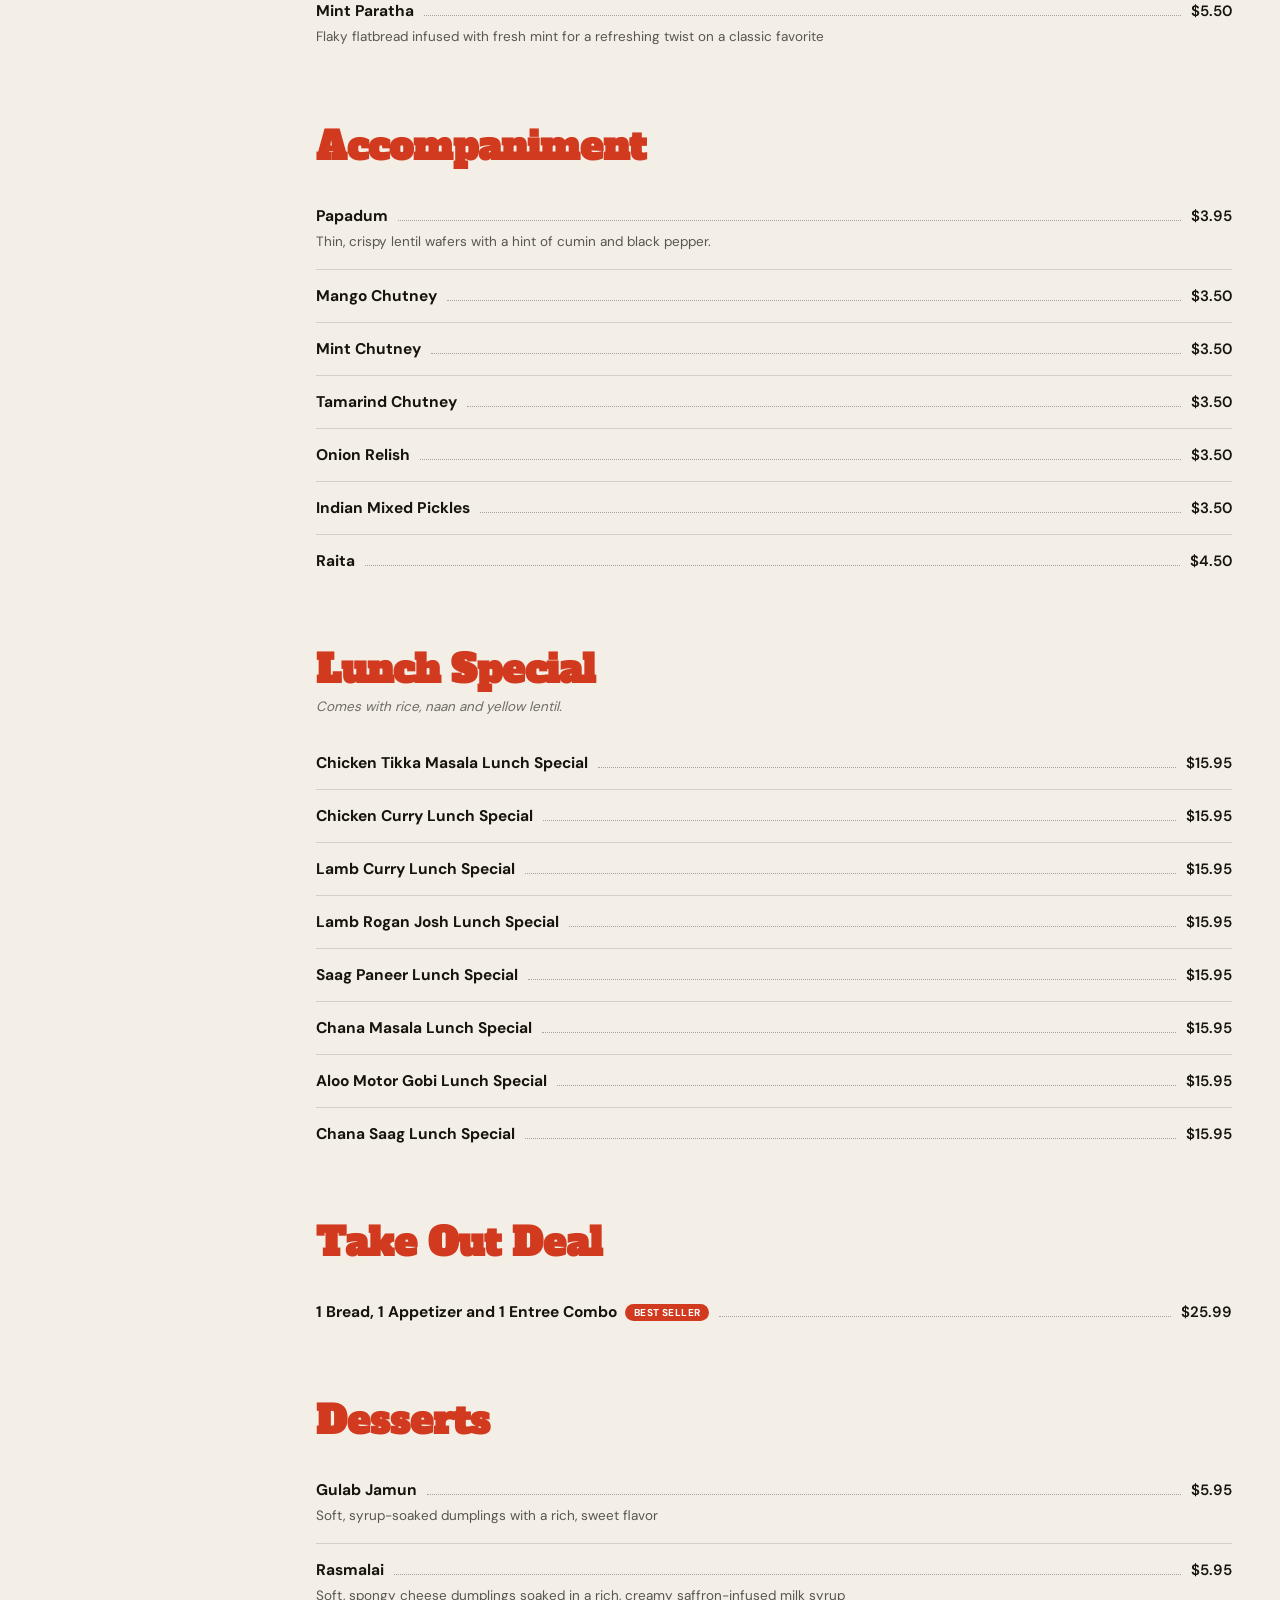
<file: menu.html>
<!doctype html>
<html lang="en">
<head>
<meta charset="UTF-8" />
<meta name="viewport" content="width=device-width, initial-scale=1.0" />

<title>Menu | Indika House Indian Restaurant, Brooklyn NY</title>
<meta name="description" content="Browse the full Indika House menu — authentic Indian appetizers, curries, tandoor, biryani, breads, and more. Order online or visit us in Brooklyn, NY." />
<link rel="canonical" href="https://www.indikahousebk.com/menu.html" />

<meta property="og:type" content="website" />
<meta property="og:site_name" content="Indika House" />
<meta property="og:title" content="Menu | Indika House Indian Restaurant, Brooklyn NY" />
<meta property="og:description" content="Authentic Indian appetizers, curries, tandoor, biryani, breads, and more." />
<meta property="og:image" content="https://www.indikahousebk.com/images/logo.png" />
<meta property="og:url" content="https://www.indikahousebk.com/menu.html" />
<meta name="twitter:card" content="summary" />
<meta name="twitter:title" content="Menu | Indika House Indian Restaurant, Brooklyn NY" />
<meta name="twitter:description" content="Authentic Indian appetizers, curries, tandoor, biryani, breads, and more." />
<meta name="twitter:image" content="https://www.indikahousebk.com/images/logo.png" />

<link rel="icon" type="image/png" href="images/logo.png" />
<link rel="apple-touch-icon" href="images/logo.png" />

<link rel="stylesheet" href="css/style.css" />
</head>
<body>

<div class="noise-overlay" aria-hidden="true"></div>

<header class="site-header">
  <div class="wrap header-inner">
    <a href="index.html" class="logo">
      <span class="logo-text">Indika <span class="logo-text-accent">House</span></span>
    </a>

    <nav class="main-nav" aria-label="Primary">
      <a href="index.html">Home</a>
      <a href="menu.html" class="active">Menu</a>
      <a href="contact.html">Contact</a>
    </nav>

    <div class="header-actions">
      <button class="menu-toggle" id="menuToggle" type="button" aria-label="Open menu" aria-expanded="false" aria-controls="mobileNav">
        <span></span><span></span><span></span>
      </button>
    </div>
  </div>

  <nav class="mobile-nav" id="mobileNav" aria-label="Mobile">
    <a href="index.html">Home</a>
    <a href="menu.html" class="active">Menu</a>
    <a href="contact.html">Contact</a>
  </nav>
</header>

<main>
  <section class="menu-hero">
    <div class="wrap">
      <h1 class="page-title">Menu</h1>
      <p class="menu-hero-note">All entrées are prepared fresh to order. Spice level available on request.</p>
    </div>
  </section>

  <div class="hero-rule"></div>

  <section class="menu-shell wrap">
    <div class="menu-layout">
      <nav class="menu-sidebar" aria-label="Menu categories">
        <a href="#vegetarian-appetizers">Vegetarian Appetizers</a>
        <a href="#non-vegetarian-appetizers">Non Vegetarian Appetizers</a>
        <a href="#soup">Soup</a>
        <a href="#salads">Salads</a>
        <a href="#chicken">Chicken</a>
        <a href="#lamb">Lamb</a>
        <a href="#seafood">Seafood</a>
        <a href="#indo-chinese">Indo-Chinese</a>
        <a href="#tandoor">Tandoor</a>
        <a href="#biryani">Biryani</a>
        <a href="#special-rice">Special Rice</a>
        <a href="#vegetarian-entr-es">Vegetarian Entrées</a>
        <a href="#breads">Breads</a>
        <a href="#accompaniment">Accompaniment</a>
        <a href="#lunch-special">Lunch Special</a>
        <a href="#take-out-deal">Take Out Deal</a>
        <a href="#desserts">Desserts</a>
        <a href="#beverages">Beverages</a>
      </nav>

      <div class="menu-content">
      <div class="menu-category" id="vegetarian-appetizers">
        <h2 class="menu-category-title">Vegetarian Appetizers</h2>
        
        <div class="menu-category-items">
        <div class="menu-item">
          <div class="menu-item-row">
            <span class="menu-item-name">Vegetable Samosa<span class="tag-best">Best Seller</span></span>
            <span class="menu-item-leader" aria-hidden="true"></span>
            <span class="menu-item-price">$6.50</span>
          </div>
          <p class="menu-item-desc">2 pieces. Puff pastry stuffed with potatoes and green peas.</p>
        </div>
        <div class="menu-item">
          <div class="menu-item-row">
            <span class="menu-item-name">Aloo Tikki</span>
            <span class="menu-item-leader" aria-hidden="true"></span>
            <span class="menu-item-price">$6.50</span>
          </div>
          <p class="menu-item-desc">2 pieces. Fried mashed potatoes &amp; green peas.</p>
        </div>
        <div class="menu-item">
          <div class="menu-item-row">
            <span class="menu-item-name">Aloo Papri Chaat</span>
            <span class="menu-item-leader" aria-hidden="true"></span>
            <span class="menu-item-price">$8.50</span>
          </div>
          <p class="menu-item-desc">Whole wheat flour savories, spiced potatoes, yogurt served with mint and tamarind chutney.</p>
        </div>
        <div class="menu-item">
          <div class="menu-item-row">
            <span class="menu-item-name">Eggplant Chaat</span>
            <span class="menu-item-leader" aria-hidden="true"></span>
            <span class="menu-item-price">$8.50</span>
          </div>
          <p class="menu-item-desc">Crispy eggplant, raita, tamarind chutney and red onions.</p>
        </div>
        <div class="menu-item">
          <div class="menu-item-row">
            <span class="menu-item-name">Aloo Tikki Chaat</span>
            <span class="menu-item-leader" aria-hidden="true"></span>
            <span class="menu-item-price">$8.50</span>
          </div>
          <p class="menu-item-desc">Shallow fried potato medallions, spiced chick peas, yogurt served with mint and tamarind chutney.</p>
        </div>
        <div class="menu-item">
          <div class="menu-item-row">
            <span class="menu-item-name">Samosa Chaat</span>
            <span class="menu-item-leader" aria-hidden="true"></span>
            <span class="menu-item-price">$8.50</span>
          </div>
          <p class="menu-item-desc">Shallow fried potato medallions, spiced chick peas, yogurt served with mint and tamarind chutney.</p>
        </div>
        <div class="menu-item">
          <div class="menu-item-row">
            <span class="menu-item-name">Pakoras</span>
            <span class="menu-item-leader" aria-hidden="true"></span>
            <span class="menu-item-price">$8.50</span>
          </div>
          <p class="menu-item-desc">vegetable fritters.</p>
        </div>
        <div class="menu-item">
          <div class="menu-item-row">
            <span class="menu-item-name">Gobi Manchurian<span class="tag-best">Best Seller</span></span>
            <span class="menu-item-leader" aria-hidden="true"></span>
            <span class="menu-item-price">$11.00</span>
          </div>
          <p class="menu-item-desc">Cauliflower cooked in sweet, tangy slightly spicy sauce.</p>
        </div>
        <div class="menu-item">
          <div class="menu-item-row">
            <span class="menu-item-name">Gobi 65</span>
            <span class="menu-item-leader" aria-hidden="true"></span>
            <span class="menu-item-price">$11.00</span>
          </div>
          <p class="menu-item-desc">Cauliflower cooked with a variety of in-house spices.</p>
        </div>
        <div class="menu-item">
          <div class="menu-item-row">
            <span class="menu-item-name">Chili Mushroom</span>
            <span class="menu-item-leader" aria-hidden="true"></span>
            <span class="menu-item-price">$11.00</span>
          </div>
          <p class="menu-item-desc">Mushrooms cooked in chili sauce with sauteed onions and peppers</p>
        </div>
        <div class="menu-item">
          <div class="menu-item-row">
            <span class="menu-item-name">Paneer Kati Roll</span>
            <span class="menu-item-leader" aria-hidden="true"></span>
            <span class="menu-item-price">$12.50</span>
          </div>
          <p class="menu-item-desc">2 pieces. Cheese rolled in a thin egg-layered paratha bread with mint chutney and onions.</p>
        </div>
        <div class="menu-item">
          <div class="menu-item-row">
            <span class="menu-item-name">Chilli Baby Corn</span>
            <span class="menu-item-leader" aria-hidden="true"></span>
            <span class="menu-item-price">$12.00</span>
          </div>
          <p class="menu-item-desc">Battered fried baby corn with sautéed onion, bell pepper with chili sauce.</p>
        </div>
        <div class="menu-item">
          <div class="menu-item-row">
            <span class="menu-item-name">Paneer 65 Dry</span>
            <span class="menu-item-leader" aria-hidden="true"></span>
            <span class="menu-item-price">$13.00</span>
          </div>
          <p class="menu-item-desc">Paneer cooked with a variety of in-house spices.</p>
        </div>
        </div>
      </div>

      <div class="menu-category" id="non-vegetarian-appetizers">
        <h2 class="menu-category-title">Non Vegetarian Appetizers</h2>
        
        <div class="menu-category-items">
        <div class="menu-item">
          <div class="menu-item-row">
            <span class="menu-item-name">Beef Samosa</span>
            <span class="menu-item-leader" aria-hidden="true"></span>
            <span class="menu-item-price">$7.00</span>
          </div>
          <p class="menu-item-desc">2 pieces. Fried pastries stuffed with beef.</p>
        </div>
        <div class="menu-item">
          <div class="menu-item-row">
            <span class="menu-item-name">Chicken 65</span>
            <span class="menu-item-leader" aria-hidden="true"></span>
            <span class="menu-item-price">$13.00</span>
          </div>
          <p class="menu-item-desc">Spicy fried chicken cooked with a variety of in-house spices.</p>
        </div>
        <div class="menu-item">
          <div class="menu-item-row">
            <span class="menu-item-name">Kati Rolls</span>
            <span class="menu-item-leader" aria-hidden="true"></span>
            <span class="menu-item-price">$13.50</span>
          </div>
          <p class="menu-item-desc">2 pieces. Chicken or lamb rolled in a thin egg-layered paratha bread with mint chutney &amp; onions.</p>
        </div>
        <div class="menu-item">
          <div class="menu-item-row">
            <span class="menu-item-name">Chicken Lollipop</span>
            <span class="menu-item-leader" aria-hidden="true"></span>
            <span class="menu-item-price">$13.95</span>
          </div>
          <p class="menu-item-desc">Spicy red batter fried chicken wings.</p>
        </div>
        <div class="menu-item">
          <div class="menu-item-row">
            <span class="menu-item-name">Chicken Seekh Kebab(appetizer)</span>
            <span class="menu-item-leader" aria-hidden="true"></span>
            <span class="menu-item-price">$13.00</span>
          </div>
          <p class="menu-item-desc">Minced chicken cooked on skewers seasoned with garlic, ginger, onion &amp; cilantro.</p>
        </div>
        <div class="menu-item">
          <div class="menu-item-row">
            <span class="menu-item-name">Lamb Chapli Kebab</span>
            <span class="menu-item-leader" aria-hidden="true"></span>
            <span class="menu-item-price">$13.00</span>
          </div>
          <p class="menu-item-desc">Chapli kebab is a Pashtun-style minced kebab, made from ground lamb with various spices in the shape of a patty. The Chapli kebab originates from Peshawar in Pakistan.</p>
        </div>
        <div class="menu-item">
          <div class="menu-item-row">
            <span class="menu-item-name">Indika Chicken Chop</span>
            <span class="menu-item-leader" aria-hidden="true"></span>
            <span class="menu-item-price">$13.95</span>
          </div>
          <p class="menu-item-desc">Roasted chicken thighs marinated in chef's special blend of spices.</p>
        </div>
        <div class="menu-item">
          <div class="menu-item-row">
            <span class="menu-item-name">Fish Fried Andra Style</span>
            <span class="menu-item-leader" aria-hidden="true"></span>
            <span class="menu-item-price">$13.00</span>
          </div>
          <p class="menu-item-desc">Tilapia fish, fried &amp; sautéed with coriander powder.</p>
        </div>
        <div class="menu-item">
          <div class="menu-item-row">
            <span class="menu-item-name">Chili Shrimp</span>
            <span class="menu-item-leader" aria-hidden="true"></span>
            <span class="menu-item-price">$14.00</span>
          </div>
          <p class="menu-item-desc">Battered fried shrimp with sauteed onion, bell pepper cooked with chili sauce.</p>
        </div>
        <div class="menu-item">
          <div class="menu-item-row">
            <span class="menu-item-name">Bang Bang Shrimp</span>
            <span class="menu-item-leader" aria-hidden="true"></span>
            <span class="menu-item-price">$14.00</span>
          </div>
          <p class="menu-item-desc">Fried shrimp with a cornstarch and creamy buttermilk coating.</p>
        </div>
        <div class="menu-item">
          <div class="menu-item-row">
            <span class="menu-item-name">Chili Chicken Dry</span>
            <span class="menu-item-leader" aria-hidden="true"></span>
            <span class="menu-item-price">$13.00</span>
          </div>
          <p class="menu-item-desc">Battered fried chicken with sautéed onion, bell pepper cooked with chili sauce.</p>
        </div>
        <div class="menu-item">
          <div class="menu-item-row">
            <span class="menu-item-name">Chicken Chapli Kebab</span>
            <span class="menu-item-leader" aria-hidden="true"></span>
            <span class="menu-item-price">$13.00</span>
          </div>
          <p class="menu-item-desc">Chapli kebab is a Pashtun-style minced kebab, made from ground chicken with various spices in the shape of a patty. The Chapli kebab originates from Peshawar in Pakistan.</p>
        </div>
        <div class="menu-item">
          <div class="menu-item-row">
            <span class="menu-item-name">Lamb Seekh Kebab (appetizer)</span>
            <span class="menu-item-leader" aria-hidden="true"></span>
            <span class="menu-item-price">$13.00</span>
          </div>
          <p class="menu-item-desc">spicy lamb skewers loaded with flavours and grilled over open flame. Serve them up with a bit of mint coriander &amp; yogurt dipping sauce</p>
        </div>
        <div class="menu-item">
          <div class="menu-item-row">
            <span class="menu-item-name">Lamb Boti kabab(appetizer)</span>
            <span class="menu-item-leader" aria-hidden="true"></span>
            <span class="menu-item-price">$13.00</span>
          </div>
          <p class="menu-item-desc">Spiced lamb pieces, tender and flavorful, perfect as a savory appetizer</p>
        </div>
        <div class="menu-item">
          <div class="menu-item-row">
            <span class="menu-item-name">Chicken Tikka (appetizer)</span>
            <span class="menu-item-leader" aria-hidden="true"></span>
            <span class="menu-item-price">$13.00</span>
          </div>
          <p class="menu-item-desc">Spiced-marinated chicken pieces, perfect for a flavorful appetizer</p>
        </div>
        </div>
      </div>

      <div class="menu-category" id="soup">
        <h2 class="menu-category-title">Soup</h2>
        
        <div class="menu-category-items">
        <div class="menu-item">
          <div class="menu-item-row">
            <span class="menu-item-name">Mulligatawny Soup</span>
            <span class="menu-item-leader" aria-hidden="true"></span>
            <span class="menu-item-price">$7.00</span>
          </div>
          <p class="menu-item-desc">Soup made with lentils &amp; spices.</p>
        </div>
        <div class="menu-item">
          <div class="menu-item-row">
            <span class="menu-item-name">Sweet Corn Soup</span>
            <span class="menu-item-leader" aria-hidden="true"></span>
            <span class="menu-item-price">$7.00</span>
          </div>
          <p class="menu-item-desc">Vegetable or chicken. Mild soup made with sweet corn.</p>
        </div>
        <div class="menu-item">
          <div class="menu-item-row">
            <span class="menu-item-name">Daal Palak Ka Shorba</span>
            <span class="menu-item-leader" aria-hidden="true"></span>
            <span class="menu-item-price">$7.00</span>
          </div>
          <p class="menu-item-desc">Spinach and lentil soup.</p>
        </div>
        <div class="menu-item">
          <div class="menu-item-row">
            <span class="menu-item-name">Chicken Shorba</span>
            <span class="menu-item-leader" aria-hidden="true"></span>
            <span class="menu-item-price">$7.00</span>
          </div>
          <p class="menu-item-desc">Chicken soup with a delightful twist of Indian spices</p>
        </div>
        </div>
      </div>

      <div class="menu-category" id="salads">
        <h2 class="menu-category-title">Salads</h2>
        
        <div class="menu-category-items">
        <div class="menu-item">
          <div class="menu-item-row">
            <span class="menu-item-name">House Salad</span>
            <span class="menu-item-leader" aria-hidden="true"></span>
            <span class="menu-item-price">$7.00</span>
          </div>
          <p class="menu-item-desc">Seasonal greens.</p>
        </div>
        <div class="menu-item">
          <div class="menu-item-row">
            <span class="menu-item-name">Chicken Salad</span>
            <span class="menu-item-leader" aria-hidden="true"></span>
            <span class="menu-item-price">$10.00</span>
          </div>
          <p class="menu-item-desc">Chicken tikka with fresh greens.</p>
        </div>
        <div class="menu-item">
          <div class="menu-item-row">
            <span class="menu-item-name">Lamb Salad</span>
            <span class="menu-item-leader" aria-hidden="true"></span>
            <span class="menu-item-price">$11.00</span>
          </div>
          <p class="menu-item-desc">Lamb boti kebab with fresh greens.</p>
        </div>
        <div class="menu-item">
          <div class="menu-item-row">
            <span class="menu-item-name">Chicken Malai Kabab Salad</span>
            <span class="menu-item-leader" aria-hidden="true"></span>
            <span class="menu-item-price">$11.00</span>
          </div>
          <p class="menu-item-desc">Tender chicken kababs on a bed of fresh greens, drizzleed with creamy Malai dressing for a delightful fusion salad.</p>
        </div>
        </div>
      </div>

      <div class="menu-category" id="chicken">
        <h2 class="menu-category-title">Chicken</h2>
        <p class="menu-category-note">All entrees include basmati rice on the side.</p>
        <div class="menu-category-items">
        <div class="menu-item">
          <div class="menu-item-row">
            <span class="menu-item-name">Indika Chicken Curry</span>
            <span class="menu-item-leader" aria-hidden="true"></span>
            <span class="menu-item-price">$20.00</span>
          </div>
          <p class="menu-item-desc">Sauteed onion, tomatoes with mild Indian spices.</p>
        </div>
        <div class="menu-item">
          <div class="menu-item-row">
            <span class="menu-item-name">Chicken Chettinad</span>
            <span class="menu-item-leader" aria-hidden="true"></span>
            <span class="menu-item-price">$20.00</span>
          </div>
          <p class="menu-item-desc">Chicken pieces cooked in aromatic chettinad spiced gravy &amp; coconut, delicious &amp; exotic.</p>
        </div>
        <div class="menu-item">
          <div class="menu-item-row">
            <span class="menu-item-name">Butter Chicken<span class="tag-best">Best Seller</span></span>
            <span class="menu-item-leader" aria-hidden="true"></span>
            <span class="menu-item-price">$20.00</span>
          </div>
          <p class="menu-item-desc">Very popular tandoori chicken cooked in butter gravy.</p>
        </div>
        <div class="menu-item">
          <div class="menu-item-row">
            <span class="menu-item-name">Chicken Korma</span>
            <span class="menu-item-leader" aria-hidden="true"></span>
            <span class="menu-item-price">$20.00</span>
          </div>
          <p class="menu-item-desc">Creamy sauce prepared with cashews, onions, garlic &amp; ginger.</p>
        </div>
        <div class="menu-item">
          <div class="menu-item-row">
            <span class="menu-item-name">Chicken Tikka Masala<span class="tag-best">Best Seller</span></span>
            <span class="menu-item-leader" aria-hidden="true"></span>
            <span class="menu-item-price">$20.00</span>
          </div>
          <p class="menu-item-desc">Boneless pieces of chicken marinated in yogurt, herbs &amp; mild spices grilled in a clay oven.</p>
        </div>
        <div class="menu-item">
          <div class="menu-item-row">
            <span class="menu-item-name">Chicken Saag</span>
            <span class="menu-item-leader" aria-hidden="true"></span>
            <span class="menu-item-price">$20.00</span>
          </div>
          <p class="menu-item-desc">Chicken simmered in mildly spiced creamy fresh spinach purée loaded with nutrients.</p>
        </div>
        <div class="menu-item">
          <div class="menu-item-row">
            <span class="menu-item-name">Chicken Kadai</span>
            <span class="menu-item-leader" aria-hidden="true"></span>
            <span class="menu-item-price">$20.00</span>
          </div>
          <p class="menu-item-desc">Authentic sauce with ginger, garlic, bell peppers &amp; onions.</p>
        </div>
        <div class="menu-item">
          <div class="menu-item-row">
            <span class="menu-item-name">Chicken Kolhapuri</span>
            <span class="menu-item-leader" aria-hidden="true"></span>
            <span class="menu-item-price">$20.00</span>
          </div>
          <p class="menu-item-desc">Spicy chicken cooked in Maharashtra style.</p>
        </div>
        <div class="menu-item">
          <div class="menu-item-row">
            <span class="menu-item-name">Chicken Jalfrezi</span>
            <span class="menu-item-leader" aria-hidden="true"></span>
            <span class="menu-item-price">$20.00</span>
          </div>
          <p class="menu-item-desc">Chicken stir-fried with onions &amp; chilies.</p>
        </div>
        <div class="menu-item">
          <div class="menu-item-row">
            <span class="menu-item-name">Chicken Vindaloo</span>
            <span class="menu-item-leader" aria-hidden="true"></span>
            <span class="menu-item-price">$20.00</span>
          </div>
          <p class="menu-item-desc">Chicken cooked in spicy tomato, onion &amp; chili sauce.</p>
        </div>
        <div class="menu-item">
          <div class="menu-item-row">
            <span class="menu-item-name">Gongura Chicken</span>
            <span class="menu-item-leader" aria-hidden="true"></span>
            <span class="menu-item-price">$20.00</span>
          </div>
          <p class="menu-item-desc">Chicken simmered &amp; sautéed in red sorrel leaves with spices.</p>
        </div>
        <div class="menu-item">
          <div class="menu-item-row">
            <span class="menu-item-name">Chicken Gassi</span>
            <span class="menu-item-leader" aria-hidden="true"></span>
            <span class="menu-item-price">$20.00</span>
          </div>
          <p class="menu-item-desc">Mangalorean style chicken cooked in thick spicy curry, coconut milk, onions, masala paste made of roasted spices &amp; tamarind.</p>
        </div>
        <div class="menu-item">
          <div class="menu-item-row">
            <span class="menu-item-name">Indika Chicken Curry</span>
            <span class="menu-item-leader" aria-hidden="true"></span>
            <span class="menu-item-price">$20.00</span>
          </div>
          <p class="menu-item-desc">Chicken cooked in authentic onion sauce with fenugreek leaves</p>
        </div>
        <div class="menu-item">
          <div class="menu-item-row">
            <span class="menu-item-name">Chicken Bhuna Adraki</span>
            <span class="menu-item-leader" aria-hidden="true"></span>
            <span class="menu-item-price">$20.00</span>
          </div>
          <p class="menu-item-desc">Tender pieces of chicken simmered in zesty sauce with fresh ginger, garlic, onions and spices</p>
        </div>
        <div class="menu-item">
          <div class="menu-item-row">
            <span class="menu-item-name">Chicken Curry</span>
            <span class="menu-item-leader" aria-hidden="true"></span>
            <span class="menu-item-price">$20.00</span>
          </div>
          <p class="menu-item-desc">Tender chicken in a rich curry sauce, infused with aromatic spices for a delightful flavors.</p>
        </div>
        </div>
      </div>

      <div class="menu-category" id="lamb">
        <h2 class="menu-category-title">Lamb</h2>
        <p class="menu-category-note">All entrees include basmati rice on the side.</p>
        <div class="menu-category-items">
        <div class="menu-item">
          <div class="menu-item-row">
            <span class="menu-item-name">Lamb Korma</span>
            <span class="menu-item-leader" aria-hidden="true"></span>
            <span class="menu-item-price">$21.00</span>
          </div>
          <p class="menu-item-desc">Mild creamy lamb slowly cooked in a stew with onions, tomato, spices, and yogurt.</p>
        </div>
        <div class="menu-item">
          <div class="menu-item-row">
            <span class="menu-item-name">Lamb Rogan Josh</span>
            <span class="menu-item-leader" aria-hidden="true"></span>
            <span class="menu-item-price">$21.00</span>
          </div>
          <p class="menu-item-desc">Tender lamb flavored with cardamom, cloves, spices in onion, ginger &amp; garlic sauce.</p>
        </div>
        <div class="menu-item">
          <div class="menu-item-row">
            <span class="menu-item-name">Lamb Saag</span>
            <span class="menu-item-leader" aria-hidden="true"></span>
            <span class="menu-item-price">$21.00</span>
          </div>
          <p class="menu-item-desc">Lamb simmered in mildly spiced creamy fresh spinach purée loaded with nutrients.</p>
        </div>
        <div class="menu-item">
          <div class="menu-item-row">
            <span class="menu-item-name">Lamb Bhuna Adraki</span>
            <span class="menu-item-leader" aria-hidden="true"></span>
            <span class="menu-item-price">$21.00</span>
          </div>
          <p class="menu-item-desc">Tender pieces of lamb simmered in zesty sauce of ginger, garlic, onions &amp; spices.</p>
        </div>
        <div class="menu-item">
          <div class="menu-item-row">
            <span class="menu-item-name">Lamb Vindaloo</span>
            <span class="menu-item-leader" aria-hidden="true"></span>
            <span class="menu-item-price">$21.00</span>
          </div>
          <p class="menu-item-desc">Chunks of meat cooked in spicy tomato onion &amp; chili sauce.</p>
        </div>
        <div class="menu-item">
          <div class="menu-item-row">
            <span class="menu-item-name">Lamb Lalmaas</span>
            <span class="menu-item-leader" aria-hidden="true"></span>
            <span class="menu-item-price">$21.00</span>
          </div>
          <p class="menu-item-desc">Rajasthani style meat cooked in a variety of masala with a burst of red chili.</p>
        </div>
        <div class="menu-item">
          <div class="menu-item-row">
            <span class="menu-item-name">Achari Gosht</span>
            <span class="menu-item-leader" aria-hidden="true"></span>
            <span class="menu-item-price">$21.00</span>
          </div>
          <p class="menu-item-desc">Lamb chunks cooked in yogurt and pickled sauce, then garnished with hot peppers.</p>
        </div>
        <div class="menu-item">
          <div class="menu-item-row">
            <span class="menu-item-name">Indika Lamb Curry</span>
            <span class="menu-item-leader" aria-hidden="true"></span>
            <span class="menu-item-price">$21.00</span>
          </div>
          <p class="menu-item-desc">Kerala style. Home-style lamb curry cooked with chef's special in-house sauces.</p>
        </div>
        <div class="menu-item">
          <div class="menu-item-row">
            <span class="menu-item-name">Gongura Lamb</span>
            <span class="menu-item-leader" aria-hidden="true"></span>
            <span class="menu-item-price">$21.00</span>
          </div>
          <p class="menu-item-desc">Lamb simmered &amp; sautéed in red sorrel leaves with spices.</p>
        </div>
        <div class="menu-item">
          <div class="menu-item-row">
            <span class="menu-item-name">Lamb Gassi</span>
            <span class="menu-item-leader" aria-hidden="true"></span>
            <span class="menu-item-price">$21.00</span>
          </div>
          <p class="menu-item-desc">Mangalorean style lamb cooked in thick spicy curry, coconut milk, onion, masala paste made of roasted spices &amp; tamarind.</p>
        </div>
        <div class="menu-item">
          <div class="menu-item-row">
            <span class="menu-item-name">Kadai Lamb</span>
            <span class="menu-item-leader" aria-hidden="true"></span>
            <span class="menu-item-price">$21.00</span>
          </div>
          <p class="menu-item-desc">Authentic sauce with ginger, garlic, bell peppers &amp; onions.</p>
        </div>
        <div class="menu-item">
          <div class="menu-item-row">
            <span class="menu-item-name">Lamb Kolhapuri</span>
            <span class="menu-item-leader" aria-hidden="true"></span>
            <span class="menu-item-price">$21.00</span>
          </div>
          <p class="menu-item-desc">Spicy lamb cooked in Maharashtra style.</p>
        </div>
        <div class="menu-item">
          <div class="menu-item-row">
            <span class="menu-item-name">Lamb Jalfrezi</span>
            <span class="menu-item-leader" aria-hidden="true"></span>
            <span class="menu-item-price">$21.00</span>
          </div>
          <p class="menu-item-desc">Lamb cooked with stir-fried onions, bell peppers and chillies</p>
        </div>
        </div>
      </div>

      <div class="menu-category" id="seafood">
        <h2 class="menu-category-title">Seafood</h2>
        <p class="menu-category-note">All entrees include basmati rice on the side.</p>
        <div class="menu-category-items">
        <div class="menu-item">
          <div class="menu-item-row">
            <span class="menu-item-name">Goan Fish Curry</span>
            <span class="menu-item-leader" aria-hidden="true"></span>
            <span class="menu-item-price">$21.00</span>
          </div>
          <p class="menu-item-desc">Tilapia fish cooked with coconut onion tomato sauce and curry leaves.</p>
        </div>
        <div class="menu-item">
          <div class="menu-item-row">
            <span class="menu-item-name">Konkan Shrimp Masala</span>
            <span class="menu-item-leader" aria-hidden="true"></span>
            <span class="menu-item-price">$21.00</span>
          </div>
          <p class="menu-item-desc">Tiger shrimp cooked in a spicy sauce with coconut milk and curry leaves.</p>
        </div>
        <div class="menu-item">
          <div class="menu-item-row">
            <span class="menu-item-name">Boisaki Shrimp Curry</span>
            <span class="menu-item-leader" aria-hidden="true"></span>
            <span class="menu-item-price">$21.00</span>
          </div>
          <p class="menu-item-desc">Shrimp cooked in fiery hot green chili and cilantro sauce.</p>
        </div>
        <div class="menu-item">
          <div class="menu-item-row">
            <span class="menu-item-name">Shrimp Saag</span>
            <span class="menu-item-leader" aria-hidden="true"></span>
            <span class="menu-item-price">$21.00</span>
          </div>
          <p class="menu-item-desc">Shrimp simmered in mildly spiced creamy fresh spinach puree loaded with nutrients.</p>
        </div>
        <div class="menu-item">
          <div class="menu-item-row">
            <span class="menu-item-name">Shrimp Vindaloo</span>
            <span class="menu-item-leader" aria-hidden="true"></span>
            <span class="menu-item-price">$21.00</span>
          </div>
          <p class="menu-item-desc">Shrimp cooked in spicy tomato onion and chili sauce.</p>
        </div>
        <div class="menu-item">
          <div class="menu-item-row">
            <span class="menu-item-name">Shrimp Korma</span>
            <span class="menu-item-leader" aria-hidden="true"></span>
            <span class="menu-item-price">$21.00</span>
          </div>
          <p class="menu-item-desc">Creamy sauce prepared with cashews , onions, garlic, and ginger</p>
        </div>
        <div class="menu-item">
          <div class="menu-item-row">
            <span class="menu-item-name">Salmon Tikka Masala</span>
            <span class="menu-item-leader" aria-hidden="true"></span>
            <span class="menu-item-price">$21.00</span>
          </div>
          <p class="menu-item-desc">Salmon marinated in yogurt, herbs &amp; mild spices grilled in a clay oven.</p>
        </div>
        <div class="menu-item">
          <div class="menu-item-row">
            <span class="menu-item-name">Shrimp Tikka Masala</span>
            <span class="menu-item-leader" aria-hidden="true"></span>
            <span class="menu-item-price">$21.00</span>
          </div>
          <p class="menu-item-desc">Shrimp marinated in yogurt, herbs &amp; mild spices grilled in a clay oven.</p>
        </div>
        <div class="menu-item">
          <div class="menu-item-row">
            <span class="menu-item-name">Shrimp Bhuna Adraki</span>
            <span class="menu-item-leader" aria-hidden="true"></span>
            <span class="menu-item-price">$21.00</span>
          </div>
          <p class="menu-item-desc">Tender shrimps simmered in zesty sauce of fresh ginger, garlic, onions and spices.</p>
        </div>
        <div class="menu-item">
          <div class="menu-item-row">
            <span class="menu-item-name">Kadai Shrimp</span>
            <span class="menu-item-leader" aria-hidden="true"></span>
            <span class="menu-item-price">$21.00</span>
          </div>
          <p class="menu-item-desc">Shrimp cooked with authentic sauce and fresh ginger, garlic, bell peppers and onions.</p>
        </div>
        <div class="menu-item">
          <div class="menu-item-row">
            <span class="menu-item-name">Shrimp Gassi</span>
            <span class="menu-item-leader" aria-hidden="true"></span>
            <span class="menu-item-price">$21.00</span>
          </div>
          <p class="menu-item-desc">Mangalorean style shrimp cooked in thick spicy curry, coconut milk, onions, masala paste made of roasted spices and tamarind</p>
        </div>
        <div class="menu-item">
          <div class="menu-item-row">
            <span class="menu-item-name">Shrimp Jalfrezi</span>
            <span class="menu-item-leader" aria-hidden="true"></span>
            <span class="menu-item-price">$21.00</span>
          </div>
          <p class="menu-item-desc">Shrimp cooked with stir-fried onions,bell peppers and chillies</p>
        </div>
        <div class="menu-item">
          <div class="menu-item-row">
            <span class="menu-item-name">Goan Shrimp Curry</span>
            <span class="menu-item-leader" aria-hidden="true"></span>
            <span class="menu-item-price">$21.00</span>
          </div>
          <p class="menu-item-desc">Shrimp cooked with fresh coconut, onions, tomato sauce and curry leaves</p>
        </div>
        <div class="menu-item">
          <div class="menu-item-row">
            <span class="menu-item-name">Shrimp Kolhapuri</span>
            <span class="menu-item-leader" aria-hidden="true"></span>
            <span class="menu-item-price">$21.00</span>
          </div>
          <p class="menu-item-desc">Spicy Shrimp cooked in Maharashtra style.</p>
        </div>
        <div class="menu-item">
          <div class="menu-item-row">
            <span class="menu-item-name">Gongura Shrimp</span>
            <span class="menu-item-leader" aria-hidden="true"></span>
            <span class="menu-item-price">$21.00</span>
          </div>
          <p class="menu-item-desc">Shrimp simmered &amp;sauted in red sorrel leaves with spices</p>
        </div>
        </div>
      </div>

      <div class="menu-category" id="indo-chinese">
        <h2 class="menu-category-title">Indo-Chinese</h2>
        <p class="menu-category-note">All entrees come with rice.</p>
        <div class="menu-category-items">
        <div class="menu-item">
          <div class="menu-item-row">
            <span class="menu-item-name">Chicken Manchurian Gravy</span>
            <span class="menu-item-leader" aria-hidden="true"></span>
            <span class="menu-item-price">$19.00</span>
          </div>
          <p class="menu-item-desc">Boneless chicken marinated &amp; tossed with manchurian sauce.</p>
        </div>
        <div class="menu-item">
          <div class="menu-item-row">
            <span class="menu-item-name">Szechwan Fried Chicken</span>
            <span class="menu-item-leader" aria-hidden="true"></span>
            <span class="menu-item-price">$19.00</span>
          </div>
          <p class="menu-item-desc">A spicy blend of vegetables or chicken Szechwan style.</p>
        </div>
        <div class="menu-item">
          <div class="menu-item-row">
            <span class="menu-item-name">Vegetable Fried Rice</span>
            <span class="menu-item-leader" aria-hidden="true"></span>
            <span class="menu-item-price">$19.00+</span>
          </div>
          <p class="menu-item-desc">Chinese style fried rice made in a wok with veggies and/or egg.</p>
        </div>
        <div class="menu-item">
          <div class="menu-item-row">
            <span class="menu-item-name">Chicken Fried Rice</span>
            <span class="menu-item-leader" aria-hidden="true"></span>
            <span class="menu-item-price">$19.00</span>
          </div>
          <p class="menu-item-desc">Rice stirred fried with boneless chicken.</p>
        </div>
        <div class="menu-item">
          <div class="menu-item-row">
            <span class="menu-item-name">Vegetable Hakka Noodles</span>
            <span class="menu-item-leader" aria-hidden="true"></span>
            <span class="menu-item-price">$19.00</span>
          </div>
          <p class="menu-item-desc">Indo-Chinese style noodles sauteed in a wok with veggies.</p>
        </div>
        <div class="menu-item">
          <div class="menu-item-row">
            <span class="menu-item-name">Chicken Hakka Noodles</span>
            <span class="menu-item-leader" aria-hidden="true"></span>
            <span class="menu-item-price">$19.00</span>
          </div>
          <p class="menu-item-desc">Indo-Chinese style noodles sauteed in a wok with chicken.</p>
        </div>
        <div class="menu-item">
          <div class="menu-item-row">
            <span class="menu-item-name">Shrimp Hakka Noodles</span>
            <span class="menu-item-leader" aria-hidden="true"></span>
            <span class="menu-item-price">$19.00</span>
          </div>
          <p class="menu-item-desc">Indo-Chinese style noodles sauteed in a wok with shrimp.</p>
        </div>
        <div class="menu-item">
          <div class="menu-item-row">
            <span class="menu-item-name">Chicken Szechwan Fried Rice</span>
            <span class="menu-item-leader" aria-hidden="true"></span>
            <span class="menu-item-price">$19.00</span>
          </div>
          
        </div>
        <div class="menu-item">
          <div class="menu-item-row">
            <span class="menu-item-name">Shrimp Szechwan Fried Rice</span>
            <span class="menu-item-leader" aria-hidden="true"></span>
            <span class="menu-item-price">$19.00</span>
          </div>
          <p class="menu-item-desc">Szechwan styled fried rice with shrimp.</p>
        </div>
        <div class="menu-item">
          <div class="menu-item-row">
            <span class="menu-item-name">Vegetable Szechwan Fried Rice</span>
            <span class="menu-item-leader" aria-hidden="true"></span>
            <span class="menu-item-price">$19.00</span>
          </div>
          
        </div>
        <div class="menu-item">
          <div class="menu-item-row">
            <span class="menu-item-name">Chicken Szechwan Noodles</span>
            <span class="menu-item-leader" aria-hidden="true"></span>
            <span class="menu-item-price">$19.00</span>
          </div>
          <p class="menu-item-desc">Szechwan noodles with boneless chicken</p>
        </div>
        <div class="menu-item">
          <div class="menu-item-row">
            <span class="menu-item-name">Shrimp Szechwan Noodles</span>
            <span class="menu-item-leader" aria-hidden="true"></span>
            <span class="menu-item-price">$19.00</span>
          </div>
          <p class="menu-item-desc">Szechwan sauce with noodles accompanied with shrimp</p>
        </div>
        <div class="menu-item">
          <div class="menu-item-row">
            <span class="menu-item-name">Vegetable Szechwan Noodles</span>
            <span class="menu-item-leader" aria-hidden="true"></span>
            <span class="menu-item-price">$19.00</span>
          </div>
          <p class="menu-item-desc">Mixed vegetables with Szechwan noodles</p>
        </div>
        <div class="menu-item">
          <div class="menu-item-row">
            <span class="menu-item-name">Chili Paneer</span>
            <span class="menu-item-leader" aria-hidden="true"></span>
            <span class="menu-item-price">$19.00</span>
          </div>
          <p class="menu-item-desc">Battered fried cottage cheese with sautéed onion, bell pepper with chili sauce.</p>
        </div>
        <div class="menu-item">
          <div class="menu-item-row">
            <span class="menu-item-name">Chili Chicken Gravy</span>
            <span class="menu-item-leader" aria-hidden="true"></span>
            <span class="menu-item-price">$19.00</span>
          </div>
          <p class="menu-item-desc">Battered fried chicken with sautéed onion, bell pepper cooked with chili sauce.</p>
        </div>
        </div>
      </div>

      <div class="menu-category" id="tandoor">
        <h2 class="menu-category-title">Tandoor</h2>
        <p class="menu-category-note">All entrees include basmati rice on the side.</p>
        <div class="menu-category-items">
        <div class="menu-item">
          <div class="menu-item-row">
            <span class="menu-item-name">Paneer Tikka</span>
            <span class="menu-item-leader" aria-hidden="true"></span>
            <span class="menu-item-price">$18.00</span>
          </div>
          <p class="menu-item-desc">Home-made cottage cheese, marinated with mild spicy sauces.</p>
        </div>
        <div class="menu-item">
          <div class="menu-item-row">
            <span class="menu-item-name">Tandoori Chicken</span>
            <span class="menu-item-leader" aria-hidden="true"></span>
            <span class="menu-item-price">$19.00</span>
          </div>
          <p class="menu-item-desc">Chicken breast &amp; leg combo marinated in yogurt &amp; spices.</p>
        </div>
        <div class="menu-item">
          <div class="menu-item-row">
            <span class="menu-item-name">Chicken Tikka Tandoori</span>
            <span class="menu-item-leader" aria-hidden="true"></span>
            <span class="menu-item-price">$19.00</span>
          </div>
          <p class="menu-item-desc">Grilled tender boneless chicken chunks marinated in yogurt &amp; mild spices.</p>
        </div>
        <div class="menu-item">
          <div class="menu-item-row">
            <span class="menu-item-name">Seekh Kebab (Entree)</span>
            <span class="menu-item-leader" aria-hidden="true"></span>
            <span class="menu-item-price">$19.00</span>
          </div>
          <p class="menu-item-desc">Chicken or lamb mixed with spices &amp; grilled onions on a seekh.</p>
        </div>
        <div class="menu-item">
          <div class="menu-item-row">
            <span class="menu-item-name">Lamb Boti Kebab</span>
            <span class="menu-item-leader" aria-hidden="true"></span>
            <span class="menu-item-price">$19.00</span>
          </div>
          <p class="menu-item-desc">Lamb chunks marinated in yogurt &amp; spices, well roasted in oven.</p>
        </div>
        <div class="menu-item">
          <div class="menu-item-row">
            <span class="menu-item-name">Lamb Chops</span>
            <span class="menu-item-leader" aria-hidden="true"></span>
            <span class="menu-item-price">$24.95</span>
          </div>
          <p class="menu-item-desc">Juicy lamb chops marinated in ginger-garlic sauce &amp; spices.</p>
        </div>
        <div class="menu-item">
          <div class="menu-item-row">
            <span class="menu-item-name">Tandoori Shrimp</span>
            <span class="menu-item-leader" aria-hidden="true"></span>
            <span class="menu-item-price">$23.00</span>
          </div>
          <p class="menu-item-desc">Fresh shrimp marinated &amp; grilled with tandoor spices.</p>
        </div>
        <div class="menu-item">
          <div class="menu-item-row">
            <span class="menu-item-name">Tandoori Salmon</span>
            <span class="menu-item-leader" aria-hidden="true"></span>
            <span class="menu-item-price">$22.00</span>
          </div>
          <p class="menu-item-desc">Fresh Salmon marinated &amp; grilled with tandoor spices.</p>
        </div>
        <div class="menu-item">
          <div class="menu-item-row">
            <span class="menu-item-name">Indika Mix Platter</span>
            <span class="menu-item-leader" aria-hidden="true"></span>
            <span class="menu-item-price">$26.95</span>
          </div>
          <p class="menu-item-desc">Marinated lamb, chicken &amp; seafood with sautéed veggies.</p>
        </div>
        </div>
      </div>

      <div class="menu-category" id="biryani">
        <h2 class="menu-category-title">Biryani</h2>
        <p class="menu-category-note">Cooked in Hyderabad flavors with saffron infused spiced basmati rice and aromatic whole spices.</p>
        <div class="menu-category-items">
        <div class="menu-item">
          <div class="menu-item-row">
            <span class="menu-item-name">Chicken 65 Biryani</span>
            <span class="menu-item-leader" aria-hidden="true"></span>
            <span class="menu-item-price">$19.00</span>
          </div>
          <p class="menu-item-desc">Savory chicken and rice dish that includes layers of boneless fried chicken, rice, and aromatic spices steamed to perfection.</p>
        </div>
        <div class="menu-item">
          <div class="menu-item-row">
            <span class="menu-item-name">Vegetable Biryani</span>
            <span class="menu-item-leader" aria-hidden="true"></span>
            <span class="menu-item-price">$16.00</span>
          </div>
          
        </div>
        <div class="menu-item">
          <div class="menu-item-row">
            <span class="menu-item-name">Chicken Biryani</span>
            <span class="menu-item-leader" aria-hidden="true"></span>
            <span class="menu-item-price">$19.00</span>
          </div>
          
        </div>
        <div class="menu-item">
          <div class="menu-item-row">
            <span class="menu-item-name">Lamb Biryani</span>
            <span class="menu-item-leader" aria-hidden="true"></span>
            <span class="menu-item-price">$20.00</span>
          </div>
          
        </div>
        <div class="menu-item">
          <div class="menu-item-row">
            <span class="menu-item-name">Shrimp Biryani</span>
            <span class="menu-item-leader" aria-hidden="true"></span>
            <span class="menu-item-price">$20.00</span>
          </div>
          
        </div>
        <div class="menu-item">
          <div class="menu-item-row">
            <span class="menu-item-name">Indika Mix Biryani</span>
            <span class="menu-item-leader" aria-hidden="true"></span>
            <span class="menu-item-price">$22.00</span>
          </div>
          
        </div>
        <div class="menu-item">
          <div class="menu-item-row">
            <span class="menu-item-name">Egg Biryani</span>
            <span class="menu-item-leader" aria-hidden="true"></span>
            <span class="menu-item-price">$16.00</span>
          </div>
          
        </div>
        <div class="menu-item">
          <div class="menu-item-row">
            <span class="menu-item-name">Chicken Tikka Biryani</span>
            <span class="menu-item-leader" aria-hidden="true"></span>
            <span class="menu-item-price">$19.00</span>
          </div>
          
        </div>
        <div class="menu-item">
          <div class="menu-item-row">
            <span class="menu-item-name">Paneer Biryani</span>
            <span class="menu-item-leader" aria-hidden="true"></span>
            <span class="menu-item-price">$18.00</span>
          </div>
          <p class="menu-item-desc">Fragrant rice layered with paneer and spices, delivering a rich, aromatic taste in every mouthful</p>
        </div>
        </div>
      </div>

      <div class="menu-category" id="special-rice">
        <h2 class="menu-category-title">Special Rice</h2>
        
        <div class="menu-category-items">
        <div class="menu-item">
          <div class="menu-item-row">
            <span class="menu-item-name">Plain Basmati Rice</span>
            <span class="menu-item-leader" aria-hidden="true"></span>
            <span class="menu-item-price">$6.00</span>
          </div>
          
        </div>
        <div class="menu-item">
          <div class="menu-item-row">
            <span class="menu-item-name">Zeera Rice</span>
            <span class="menu-item-leader" aria-hidden="true"></span>
            <span class="menu-item-price">$6.50</span>
          </div>
          
        </div>
        <div class="menu-item">
          <div class="menu-item-row">
            <span class="menu-item-name">Peas Pulao</span>
            <span class="menu-item-leader" aria-hidden="true"></span>
            <span class="menu-item-price">$6.50</span>
          </div>
          
        </div>
        </div>
      </div>

      <div class="menu-category" id="vegetarian-entr-es">
        <h2 class="menu-category-title">Vegetarian Entrées</h2>
        <p class="menu-category-note">All entrees include basmati rice on the side.</p>
        <div class="menu-category-items">
        <div class="menu-item">
          <div class="menu-item-row">
            <span class="menu-item-name">Daal Tadka<span class="tag-best">Best Seller</span></span>
            <span class="menu-item-leader" aria-hidden="true"></span>
            <span class="menu-item-price">$16.00</span>
          </div>
          <p class="menu-item-desc">Lentil cooked with onion, tomato, cilantro &amp; homemade ghee with aromatic spices.</p>
        </div>
        <div class="menu-item">
          <div class="menu-item-row">
            <span class="menu-item-name">Daal Makhani</span>
            <span class="menu-item-leader" aria-hidden="true"></span>
            <span class="menu-item-price">$16.00</span>
          </div>
          <p class="menu-item-desc">Creamy black lentils cooked with onions &amp; tomato.</p>
        </div>
        <div class="menu-item">
          <div class="menu-item-row">
            <span class="menu-item-name">Vegetable Curry</span>
            <span class="menu-item-leader" aria-hidden="true"></span>
            <span class="menu-item-price">$17.00</span>
          </div>
          <p class="menu-item-desc">Vegetable curry cooked in herbs &amp; spices.</p>
        </div>
        <div class="menu-item">
          <div class="menu-item-row">
            <span class="menu-item-name">Mushroom Saag</span>
            <span class="menu-item-leader" aria-hidden="true"></span>
            <span class="menu-item-price">$17.00</span>
          </div>
          <p class="menu-item-desc">Mushroom sautéed in spinach with a hint of spices.</p>
        </div>
        <div class="menu-item">
          <div class="menu-item-row">
            <span class="menu-item-name">Saag Paneer<span class="tag-best">Best Seller</span></span>
            <span class="menu-item-leader" aria-hidden="true"></span>
            <span class="menu-item-price">$18.00</span>
          </div>
          <p class="menu-item-desc">Cottage cheese sautéed with delicately spiced spinach.</p>
        </div>
        <div class="menu-item">
          <div class="menu-item-row">
            <span class="menu-item-name">Navratan Korma</span>
            <span class="menu-item-leader" aria-hidden="true"></span>
            <span class="menu-item-price">$17.00</span>
          </div>
          <p class="menu-item-desc">Assortment of vegetables cooked in cream with almonds.</p>
        </div>
        <div class="menu-item">
          <div class="menu-item-row">
            <span class="menu-item-name">Gongura Potato Curry</span>
            <span class="menu-item-leader" aria-hidden="true"></span>
            <span class="menu-item-price">$17.00</span>
          </div>
          <p class="menu-item-desc">Potatoes simmered &amp; sautéed in red sorrel leaves with spices.</p>
        </div>
        <div class="menu-item">
          <div class="menu-item-row">
            <span class="menu-item-name">Tofu Manchurian</span>
            <span class="menu-item-leader" aria-hidden="true"></span>
            <span class="menu-item-price">$17.00</span>
          </div>
          <p class="menu-item-desc">Tofu cooked in sweet tangy slightly spicy sauce.</p>
        </div>
        <div class="menu-item">
          <div class="menu-item-row">
            <span class="menu-item-name">Chana Masala</span>
            <span class="menu-item-leader" aria-hidden="true"></span>
            <span class="menu-item-price">$17.00</span>
          </div>
          <p class="menu-item-desc">Chickpeas cooked in a traditional onion-tomato gravy.</p>
        </div>
        <div class="menu-item">
          <div class="menu-item-row">
            <span class="menu-item-name">Bhindi Masala</span>
            <span class="menu-item-leader" aria-hidden="true"></span>
            <span class="menu-item-price">$17.00</span>
          </div>
          <p class="menu-item-desc">Fresh okra pan-fried with onion, pepper &amp; tomato.</p>
        </div>
        <div class="menu-item">
          <div class="menu-item-row">
            <span class="menu-item-name">Malai Kofta</span>
            <span class="menu-item-leader" aria-hidden="true"></span>
            <span class="menu-item-price">$17.00</span>
          </div>
          <p class="menu-item-desc">Potato and paneer dumplings with nuts and raisin cooked in a mild sauce.</p>
        </div>
        <div class="menu-item">
          <div class="menu-item-row">
            <span class="menu-item-name">Aloo Mattar Gobi</span>
            <span class="menu-item-leader" aria-hidden="true"></span>
            <span class="menu-item-price">$17.00</span>
          </div>
          <p class="menu-item-desc">Authentic Indian dish with potato, cauliflower and peas.</p>
        </div>
        <div class="menu-item">
          <div class="menu-item-row">
            <span class="menu-item-name">Baigan Bharta</span>
            <span class="menu-item-leader" aria-hidden="true"></span>
            <span class="menu-item-price">$17.00</span>
          </div>
          <p class="menu-item-desc">Mashed smoked eggplants &amp; peas sautéed with onion &amp; tomato.</p>
        </div>
        <div class="menu-item">
          <div class="menu-item-row">
            <span class="menu-item-name">Chana Saag</span>
            <span class="menu-item-leader" aria-hidden="true"></span>
            <span class="menu-item-price">$17.00</span>
          </div>
          <p class="menu-item-desc">Chickpeas cooked with fresh spinach.</p>
        </div>
        <div class="menu-item">
          <div class="menu-item-row">
            <span class="menu-item-name">Vegetable Gassi</span>
            <span class="menu-item-leader" aria-hidden="true"></span>
            <span class="menu-item-price">$17.00</span>
          </div>
          <p class="menu-item-desc">Spicy. Mangalorean style vegetable cooked in thick spicy curry, coconut milk, onions, masala paste made of roasted spices and tamarind.</p>
        </div>
        <div class="menu-item">
          <div class="menu-item-row">
            <span class="menu-item-name">Vegetable Chettinad</span>
            <span class="menu-item-leader" aria-hidden="true"></span>
            <span class="menu-item-price">$17.00</span>
          </div>
          <p class="menu-item-desc">Vegetable cooked in aromatic Chettinad spiced gravy &amp; coconut, delicious &amp; exotic.</p>
        </div>
        <div class="menu-item">
          <div class="menu-item-row">
            <span class="menu-item-name">Kadai Paneer</span>
            <span class="menu-item-leader" aria-hidden="true"></span>
            <span class="menu-item-price">$18.00</span>
          </div>
          <p class="menu-item-desc">Cubes of cottage cheese sauteed with onions bell pepper ginger and garlic.</p>
        </div>
        <div class="menu-item">
          <div class="menu-item-row">
            <span class="menu-item-name">Butter Paneer</span>
            <span class="menu-item-leader" aria-hidden="true"></span>
            <span class="menu-item-price">$18.00</span>
          </div>
          <p class="menu-item-desc">Very popular tandoori cheese cooked in a butter gravy.</p>
        </div>
        <div class="menu-item">
          <div class="menu-item-row">
            <span class="menu-item-name">Shahi Paneer</span>
            <span class="menu-item-leader" aria-hidden="true"></span>
            <span class="menu-item-price">$18.00</span>
          </div>
          <p class="menu-item-desc">The Shahi gravy is full of aromatic flavors including onion, ginger, garlic, red chili powder, saffron and cardamom.</p>
        </div>
        <div class="menu-item">
          <div class="menu-item-row">
            <span class="menu-item-name">Paneer Tikka Masala</span>
            <span class="menu-item-leader" aria-hidden="true"></span>
            <span class="menu-item-price">$18.00</span>
          </div>
          <p class="menu-item-desc">Paneer skewered in tandoor with creamy tomato sauce.</p>
        </div>
        <div class="menu-item">
          <div class="menu-item-row">
            <span class="menu-item-name">Tofu Saag</span>
            <span class="menu-item-leader" aria-hidden="true"></span>
            <span class="menu-item-price">$17.00</span>
          </div>
          <p class="menu-item-desc">Tofu cooked with fresh spinach. All Entrees include basmati rice.</p>
        </div>
        <div class="menu-item">
          <div class="menu-item-row">
            <span class="menu-item-name">Aloo Saag</span>
            <span class="menu-item-leader" aria-hidden="true"></span>
            <span class="menu-item-price">$17.00</span>
          </div>
          <p class="menu-item-desc">Potatoes cooked with fresh spinach</p>
        </div>
        </div>
      </div>

      <div class="menu-category" id="breads">
        <h2 class="menu-category-title">Breads</h2>
        
        <div class="menu-category-items">
        <div class="menu-item">
          <div class="menu-item-row">
            <span class="menu-item-name">Chicken Tikka Naan</span>
            <span class="menu-item-leader" aria-hidden="true"></span>
            <span class="menu-item-price">$6.50</span>
          </div>
          
        </div>
        <div class="menu-item">
          <div class="menu-item-row">
            <span class="menu-item-name">Poori</span>
            <span class="menu-item-leader" aria-hidden="true"></span>
            <span class="menu-item-price">$5.00</span>
          </div>
          <p class="menu-item-desc">Bread fried into delightful fluff.</p>
        </div>
        <div class="menu-item">
          <div class="menu-item-row">
            <span class="menu-item-name">Whole Wheat Roti</span>
            <span class="menu-item-leader" aria-hidden="true"></span>
            <span class="menu-item-price">$4.50</span>
          </div>
          <p class="menu-item-desc">Whole wheat flat bread from the tandoor.</p>
        </div>
        <div class="menu-item">
          <div class="menu-item-row">
            <span class="menu-item-name">Onion Kulcha</span>
            <span class="menu-item-leader" aria-hidden="true"></span>
            <span class="menu-item-price">$5.00</span>
          </div>
          <p class="menu-item-desc">Stuffed with chopped onions, coriander &amp; mild spices.</p>
        </div>
        <div class="menu-item">
          <div class="menu-item-row">
            <span class="menu-item-name">Naan<span class="tag-best">Best Seller</span></span>
            <span class="menu-item-leader" aria-hidden="true"></span>
            <span class="menu-item-price">$4.50</span>
          </div>
          <p class="menu-item-desc">White flour bread baked in tandoor clay oven.</p>
        </div>
        <div class="menu-item">
          <div class="menu-item-row">
            <span class="menu-item-name">Garlic Naan<span class="tag-best">Best Seller</span></span>
            <span class="menu-item-leader" aria-hidden="true"></span>
            <span class="menu-item-price">$5.00</span>
          </div>
          <p class="menu-item-desc">Topped with fresh garlic and cilantro.</p>
        </div>
        <div class="menu-item">
          <div class="menu-item-row">
            <span class="menu-item-name">Chili Garlic Naan</span>
            <span class="menu-item-leader" aria-hidden="true"></span>
            <span class="menu-item-price">$5.50</span>
          </div>
          <p class="menu-item-desc">Spicy garlic naan stuffed with crushed chilies.</p>
        </div>
        <div class="menu-item">
          <div class="menu-item-row">
            <span class="menu-item-name">Keema Naan</span>
            <span class="menu-item-leader" aria-hidden="true"></span>
            <span class="menu-item-price">$6.50</span>
          </div>
          <p class="menu-item-desc">Stuffed with spiced minced meat.</p>
        </div>
        <div class="menu-item">
          <div class="menu-item-row">
            <span class="menu-item-name">Peshwari Naan</span>
            <span class="menu-item-leader" aria-hidden="true"></span>
            <span class="menu-item-price">$5.75</span>
          </div>
          <p class="menu-item-desc">White flour bread stuffed with nuts and dry fruits baked in tandoor oven.</p>
        </div>
        <div class="menu-item">
          <div class="menu-item-row">
            <span class="menu-item-name">Cheese Tomato Naan</span>
            <span class="menu-item-leader" aria-hidden="true"></span>
            <span class="menu-item-price">$6.00</span>
          </div>
          <p class="menu-item-desc">Grilled cheese and tomato.</p>
        </div>
        <div class="menu-item">
          <div class="menu-item-row">
            <span class="menu-item-name">Lachha Paratha</span>
            <span class="menu-item-leader" aria-hidden="true"></span>
            <span class="menu-item-price">$5.00</span>
          </div>
          <p class="menu-item-desc">Layered flat bread which is crispy and flaky made with ghee.</p>
        </div>
        <div class="menu-item">
          <div class="menu-item-row">
            <span class="menu-item-name">Aloo Paratha</span>
            <span class="menu-item-leader" aria-hidden="true"></span>
            <span class="menu-item-price">$5.95</span>
          </div>
          <p class="menu-item-desc">Whole wheat bread stuffed with spiced potatoes and baked in tandoor oven.</p>
        </div>
        <div class="menu-item">
          <div class="menu-item-row">
            <span class="menu-item-name">Cheese Naan</span>
            <span class="menu-item-leader" aria-hidden="true"></span>
            <span class="menu-item-price">$6.00</span>
          </div>
          <p class="menu-item-desc">Grilled cheese.</p>
        </div>
        <div class="menu-item">
          <div class="menu-item-row">
            <span class="menu-item-name">Garlic Cheese Naan</span>
            <span class="menu-item-leader" aria-hidden="true"></span>
            <span class="menu-item-price">$6.00</span>
          </div>
          <p class="menu-item-desc">Topped with fresh garlic and cheese</p>
        </div>
        <div class="menu-item">
          <div class="menu-item-row">
            <span class="menu-item-name">Chicken Tikka Cheese Naan</span>
            <span class="menu-item-leader" aria-hidden="true"></span>
            <span class="menu-item-price">$7.00</span>
          </div>
          
        </div>
        <div class="menu-item">
          <div class="menu-item-row">
            <span class="menu-item-name">Mint Paratha</span>
            <span class="menu-item-leader" aria-hidden="true"></span>
            <span class="menu-item-price">$5.50</span>
          </div>
          <p class="menu-item-desc">Flaky flatbread infused with fresh mint for a refreshing twist on a classic favorite</p>
        </div>
        </div>
      </div>

      <div class="menu-category" id="accompaniment">
        <h2 class="menu-category-title">Accompaniment</h2>
        
        <div class="menu-category-items">
        <div class="menu-item">
          <div class="menu-item-row">
            <span class="menu-item-name">Papadum</span>
            <span class="menu-item-leader" aria-hidden="true"></span>
            <span class="menu-item-price">$3.95</span>
          </div>
          <p class="menu-item-desc">Thin, crispy lentil wafers with a hint of cumin and black pepper.</p>
        </div>
        <div class="menu-item">
          <div class="menu-item-row">
            <span class="menu-item-name">Mango Chutney</span>
            <span class="menu-item-leader" aria-hidden="true"></span>
            <span class="menu-item-price">$3.50</span>
          </div>
          
        </div>
        <div class="menu-item">
          <div class="menu-item-row">
            <span class="menu-item-name">Mint Chutney</span>
            <span class="menu-item-leader" aria-hidden="true"></span>
            <span class="menu-item-price">$3.50</span>
          </div>
          
        </div>
        <div class="menu-item">
          <div class="menu-item-row">
            <span class="menu-item-name">Tamarind Chutney</span>
            <span class="menu-item-leader" aria-hidden="true"></span>
            <span class="menu-item-price">$3.50</span>
          </div>
          
        </div>
        <div class="menu-item">
          <div class="menu-item-row">
            <span class="menu-item-name">Onion Relish</span>
            <span class="menu-item-leader" aria-hidden="true"></span>
            <span class="menu-item-price">$3.50</span>
          </div>
          
        </div>
        <div class="menu-item">
          <div class="menu-item-row">
            <span class="menu-item-name">Indian Mixed Pickles</span>
            <span class="menu-item-leader" aria-hidden="true"></span>
            <span class="menu-item-price">$3.50</span>
          </div>
          
        </div>
        <div class="menu-item">
          <div class="menu-item-row">
            <span class="menu-item-name">Raita</span>
            <span class="menu-item-leader" aria-hidden="true"></span>
            <span class="menu-item-price">$4.50</span>
          </div>
          
        </div>
        </div>
      </div>

      <div class="menu-category" id="lunch-special">
        <h2 class="menu-category-title">Lunch Special</h2>
        <p class="menu-category-note">Comes with rice, naan and yellow lentil.</p>
        <div class="menu-category-items">
        <div class="menu-item">
          <div class="menu-item-row">
            <span class="menu-item-name">Chicken Tikka Masala Lunch Special</span>
            <span class="menu-item-leader" aria-hidden="true"></span>
            <span class="menu-item-price">$15.95</span>
          </div>
          
        </div>
        <div class="menu-item">
          <div class="menu-item-row">
            <span class="menu-item-name">Chicken Curry Lunch Special</span>
            <span class="menu-item-leader" aria-hidden="true"></span>
            <span class="menu-item-price">$15.95</span>
          </div>
          
        </div>
        <div class="menu-item">
          <div class="menu-item-row">
            <span class="menu-item-name">Lamb Curry Lunch Special</span>
            <span class="menu-item-leader" aria-hidden="true"></span>
            <span class="menu-item-price">$15.95</span>
          </div>
          
        </div>
        <div class="menu-item">
          <div class="menu-item-row">
            <span class="menu-item-name">Lamb Rogan Josh Lunch Special</span>
            <span class="menu-item-leader" aria-hidden="true"></span>
            <span class="menu-item-price">$15.95</span>
          </div>
          
        </div>
        <div class="menu-item">
          <div class="menu-item-row">
            <span class="menu-item-name">Saag Paneer Lunch Special</span>
            <span class="menu-item-leader" aria-hidden="true"></span>
            <span class="menu-item-price">$15.95</span>
          </div>
          
        </div>
        <div class="menu-item">
          <div class="menu-item-row">
            <span class="menu-item-name">Chana Masala Lunch Special</span>
            <span class="menu-item-leader" aria-hidden="true"></span>
            <span class="menu-item-price">$15.95</span>
          </div>
          
        </div>
        <div class="menu-item">
          <div class="menu-item-row">
            <span class="menu-item-name">Aloo Motor Gobi Lunch Special</span>
            <span class="menu-item-leader" aria-hidden="true"></span>
            <span class="menu-item-price">$15.95</span>
          </div>
          
        </div>
        <div class="menu-item">
          <div class="menu-item-row">
            <span class="menu-item-name">Chana Saag Lunch Special</span>
            <span class="menu-item-leader" aria-hidden="true"></span>
            <span class="menu-item-price">$15.95</span>
          </div>
          
        </div>
        </div>
      </div>

      <div class="menu-category" id="take-out-deal">
        <h2 class="menu-category-title">Take Out Deal</h2>
        
        <div class="menu-category-items">
        <div class="menu-item">
          <div class="menu-item-row">
            <span class="menu-item-name">1 Bread, 1 Appetizer and 1 Entree Combo<span class="tag-best">Best Seller</span></span>
            <span class="menu-item-leader" aria-hidden="true"></span>
            <span class="menu-item-price">$25.99</span>
          </div>
          
        </div>
        </div>
      </div>

      <div class="menu-category" id="desserts">
        <h2 class="menu-category-title">Desserts</h2>
        
        <div class="menu-category-items">
        <div class="menu-item">
          <div class="menu-item-row">
            <span class="menu-item-name">Gulab Jamun</span>
            <span class="menu-item-leader" aria-hidden="true"></span>
            <span class="menu-item-price">$5.95</span>
          </div>
          <p class="menu-item-desc">Soft, syrup-soaked dumplings with a rich, sweet flavor</p>
        </div>
        <div class="menu-item">
          <div class="menu-item-row">
            <span class="menu-item-name">Rasmalai</span>
            <span class="menu-item-leader" aria-hidden="true"></span>
            <span class="menu-item-price">$5.95</span>
          </div>
          <p class="menu-item-desc">Soft, spongy cheese dumplings soaked in a rich, creamy saffron-infused milk syrup</p>
        </div>
        </div>
      </div>

      <div class="menu-category" id="beverages">
        <h2 class="menu-category-title">Beverages</h2>
        
        <div class="menu-category-items">
        <div class="menu-item">
          <div class="menu-item-row">
            <span class="menu-item-name">Soda Can</span>
            <span class="menu-item-leader" aria-hidden="true"></span>
            <span class="menu-item-price">$2.50</span>
          </div>
          
        </div>
        <div class="menu-item">
          <div class="menu-item-row">
            <span class="menu-item-name">Sweet Lassi</span>
            <span class="menu-item-leader" aria-hidden="true"></span>
            <span class="menu-item-price">$5.75</span>
          </div>
          
        </div>
        <div class="menu-item">
          <div class="menu-item-row">
            <span class="menu-item-name">Salted Lassi</span>
            <span class="menu-item-leader" aria-hidden="true"></span>
            <span class="menu-item-price">$5.75</span>
          </div>
          
        </div>
        <div class="menu-item">
          <div class="menu-item-row">
            <span class="menu-item-name">Rose Lassi</span>
            <span class="menu-item-leader" aria-hidden="true"></span>
            <span class="menu-item-price">$5.75</span>
          </div>
          
        </div>
        <div class="menu-item">
          <div class="menu-item-row">
            <span class="menu-item-name">Mango Lassi<span class="tag-best">Best Seller</span></span>
            <span class="menu-item-leader" aria-hidden="true"></span>
            <span class="menu-item-price">$6.75</span>
          </div>
          
        </div>
        <div class="menu-item">
          <div class="menu-item-row">
            <span class="menu-item-name">Thumbs Up</span>
            <span class="menu-item-leader" aria-hidden="true"></span>
            <span class="menu-item-price">$3.50</span>
          </div>
          <p class="menu-item-desc">Indian Cola</p>
        </div>
        <div class="menu-item">
          <div class="menu-item-row">
            <span class="menu-item-name">Coffee</span>
            <span class="menu-item-leader" aria-hidden="true"></span>
            <span class="menu-item-price">$3.00</span>
          </div>

        </div>
        </div>
      </div>
      </div>
    </div>

    <p class="menu-footnote">Prices and availability may vary. Ask your server about allergens and spice levels.</p>
  </section>
</main>

<button id="backToTop" class="back-to-top" type="button" aria-label="Back to top">
  <svg width="18" height="18" viewBox="0 0 18 18"><path d="M9 14V4M9 4L4 9M9 4l5 5" stroke="currentColor" stroke-width="1.8" fill="none" stroke-linecap="round" stroke-linejoin="round"/></svg>
</button>

<script src="js/main.js"></script>
</body>
</html>
</file>
<file: css/style.css>
/* ---------------------------------------------------------
   Fonts (self-hosted)
--------------------------------------------------------- */
@font-face {
  font-family: "Alfa Slab One";
  font-style: normal;
  font-weight: 400;
  font-display: swap;
  src: url("../fonts/alfa-slab-one-latin.woff2") format("woff2");
}
@font-face {
  font-family: "DM Sans";
  font-style: normal;
  font-weight: 100 1000;
  font-display: swap;
  src: url("../fonts/dm-sans-variable.woff2") format("woff2-variations"), url("../fonts/dm-sans-variable.woff2") format("woff2");
}

/* ---------------------------------------------------------
   Indika House — design tokens
--------------------------------------------------------- */
:root {
  --cream: #f3efe6;
  --cream-2: #ece5d6;
  --ink: #17140f;
  --red: #d13a1f;
  --red-dark: #a72c17;
  --gold: #e7b23a;
  --green: #2c3f2b;
  --line: rgba(23, 20, 15, 0.14);

  --font-display: "Alfa Slab One", "Georgia", serif;
  --font-body: "DM Sans", "Helvetica Neue", Arial, sans-serif;

  --wrap: 1240px;
}

* { box-sizing: border-box; }

html { scroll-behavior: smooth; }

body {
  margin: 0;
  background: var(--cream);
  color: var(--ink);
  font-family: var(--font-body);
  -webkit-font-smoothing: antialiased;
  overflow-x: hidden;
}

a { color: inherit; text-decoration: none; }
button { font-family: inherit; cursor: pointer; }

.wrap {
  max-width: var(--wrap);
  margin: 0 auto;
  padding: 0 28px;
}

/* visually hidden but present for screen readers & search engines */
.sr-only {
  position: absolute;
  width: 1px;
  height: 1px;
  padding: 0;
  margin: -1px;
  overflow: hidden;
  clip: rect(0, 0, 0, 0);
  white-space: nowrap;
  border: 0;
}

/* subtle paper grain over the whole page */
.noise-overlay {
  position: fixed;
  inset: 0;
  pointer-events: none;
  z-index: 999;
  opacity: 0.05;
  mix-blend-mode: multiply;
  background-image: url("data:image/svg+xml;utf8,<svg xmlns='http://www.w3.org/2000/svg' width='120' height='120'><filter id='n'><feTurbulence type='fractalNoise' baseFrequency='0.9' numOctaves='2' stitchTiles='stitch'/></filter><rect width='100%25' height='100%25' filter='url(%23n)'/></svg>");
}

/* ---------------------------------------------------------
   Header
--------------------------------------------------------- */
.site-header {
  border-bottom: 1px solid var(--line);
  position: relative;
  z-index: 10;
}

.header-inner {
  display: grid;
  grid-template-columns: 1fr auto 1fr;
  align-items: center;
  gap: 24px;
  height: 84px;
}

.logo {
  display: flex;
  align-items: center;
  gap: 10px;
  flex-shrink: 0;
  grid-column: 1;
  justify-self: start;
}
.logo-text {
  font-family: var(--font-display);
  font-size: 19px;
  letter-spacing: 0.01em;
  color: var(--ink);
}
.logo-text-accent { color: var(--red); }

.main-nav {
  display: flex;
  align-items: center;
  gap: 36px;
  font-size: 15px;
  font-weight: 500;
  grid-column: 2;
  justify-self: center;
}
.main-nav a {
  display: inline-flex;
  align-items: center;
  gap: 6px;
  position: relative;
  padding: 4px 0;
  transition: color 0.2s ease;
}
.main-nav a::after {
  content: "";
  position: absolute;
  left: 0; right: 100%;
  bottom: -2px;
  height: 2px;
  background: var(--red);
  transition: right 0.25s ease;
}
.main-nav a:hover { color: var(--red-dark); }
.main-nav a:hover::after { right: 0; }
.main-nav a.active { color: var(--red-dark); }
.main-nav a.active::after { right: 0; }

.header-actions {
  display: flex;
  align-items: center;
  justify-content: flex-end;
  gap: 22px;
  font-size: 15px;
  font-weight: 500;
  flex-shrink: 0;
  grid-column: 3;
  justify-self: end;
}
.menu-toggle {
  display: none;
  flex-direction: column;
  justify-content: center;
  align-items: center;
  gap: 5px;
  width: 32px;
  height: 32px;
  padding: 0;
  background: none;
  border: none;
  cursor: pointer;
  flex-shrink: 0;
}
.menu-toggle span {
  display: block;
  width: 22px;
  height: 2px;
  background: var(--ink);
  border-radius: 2px;
  transition: transform 0.25s ease, opacity 0.2s ease;
}
.menu-toggle.is-active span:nth-child(1) { transform: translateY(7px) rotate(45deg); }
.menu-toggle.is-active span:nth-child(2) { opacity: 0; }
.menu-toggle.is-active span:nth-child(3) { transform: translateY(-7px) rotate(-45deg); }

.mobile-nav {
  display: none;
  flex-direction: column;
  position: absolute;
  top: 100%;
  left: 0;
  right: 0;
  background: var(--cream);
  border-bottom: 1px solid var(--line);
  box-shadow: 0 16px 28px rgba(23, 20, 15, 0.1);
}
.mobile-nav.is-open { display: flex; }
.mobile-nav a {
  padding: 16px 28px;
  border-top: 1px solid var(--line);
  font-size: 16px;
  font-weight: 600;
}
.mobile-nav a:first-child { border-top: none; }
.mobile-nav a.active { color: var(--red-dark); }

/* ---------------------------------------------------------
   Hero
--------------------------------------------------------- */
.hero {
  padding-top: 56px;
}

.hero-title {
  margin: 0;
  font-family: var(--font-display);
  line-height: 0.82;
  text-align: center;
  letter-spacing: -0.01em;
}

.line { display: block; overflow: hidden; }

.word {
  display: inline-block;
  font-size: clamp(64px, 16vw, 232px);
  opacity: 0;
  transform: translateY(70%);
  animation: riseIn 0.9s cubic-bezier(0.16, 1, 0.3, 1) forwards;
}
.word-indika {
  color: var(--red);
  animation-delay: 0.05s;
}
.word-house {
  color: var(--ink);
  -webkit-text-stroke: 0px;
  animation-delay: 0.22s;
}

@keyframes riseIn {
  to { opacity: 1; transform: translateY(0); }
}

.hero-title--logo { padding: 8px 0 4px; }

.hero-logo-img {
  display: block;
  margin: 0 auto;
  width: min(480px, 76vw);
  height: auto;
  opacity: 0;
  transform: translateY(70%);
  animation: riseIn 0.9s cubic-bezier(0.16, 1, 0.3, 1) forwards;
  animation-delay: 0.12s;
}

.hero-rule {
  height: 1px;
  background: var(--line);
  margin: 40px 0 0;
}

.hero-lower {
  display: grid;
  grid-template-columns: 1fr auto;
  align-items: center;
  gap: 40px;
  padding: 34px 28px 64px;
}

.hero-copy {
  margin: 0;
  max-width: 480px;
  font-size: 15.5px;
  line-height: 1.65;
  color: rgba(23, 20, 15, 0.75);
}

.hero-cta {
  display: flex;
  align-items: stretch;
  gap: 10px;
  flex-shrink: 0;
}

.btn-view-menu {
  display: inline-flex;
  align-items: center;
  gap: 18px;
  padding: 6px 6px 6px 28px;
  height: 56px;
  background: #fff;
  border: 1px solid var(--line);
  border-radius: 4px;
  font-weight: 600;
  font-size: 15px;
  color: var(--ink);
  white-space: nowrap;
  transition: background 0.25s ease, color 0.25s ease, transform 0.25s ease, box-shadow 0.25s ease;
}
.btn-view-menu:hover {
  background: var(--ink);
  color: var(--cream);
  transform: translateY(-2px);
  box-shadow: 0 10px 24px rgba(23, 20, 15, 0.16);
}

.btn-view-menu-icon {
  display: inline-flex;
  align-items: center;
  justify-content: center;
  width: 44px;
  height: 44px;
  border-radius: 4px;
  background: var(--red);
  color: #fff;
  flex-shrink: 0;
  transition: background 0.25s ease, transform 0.35s cubic-bezier(0.2, 0.8, 0.2, 1);
}
.btn-view-menu:hover .btn-view-menu-icon {
  background: var(--red-dark);
  transform: rotate(45deg);
}
.btn-view-menu:active .btn-view-menu-icon {
  transform: rotate(45deg) scale(0.92);
}

/* ---------------------------------------------------------
   Order-online links (Grubhub / DoorDash / Uber Eats)
--------------------------------------------------------- */
.order-links {
  display: grid;
  grid-template-columns: repeat(3, 1fr);
  gap: 16px;
  padding: 34px 28px;
}

.order-card {
  display: flex;
  align-items: center;
  gap: 14px;
  padding: 16px 18px;
  background: #fff;
  border: 1px solid var(--line);
  border-radius: 4px;
  transition: transform 0.2s ease, box-shadow 0.2s ease, border-color 0.2s ease;
}
.order-card:hover {
  transform: translateY(-2px);
  box-shadow: 0 10px 24px rgba(23, 20, 15, 0.1);
}

.order-card-badge {
  display: flex;
  align-items: center;
  justify-content: center;
  width: 40px;
  height: 40px;
  border-radius: 50%;
  flex-shrink: 0;
  font-family: var(--font-display);
  font-size: 18px;
  color: #fff;
}
.order-card-grubhub .order-card-badge { background: #f63440; }
.order-card-grubhub:hover { border-color: #f63440; }
.order-card-doordash .order-card-badge { background: #eb1700; }
.order-card-doordash:hover { border-color: #eb1700; }
.order-card-ubereats .order-card-badge { background: #06c167; }
.order-card-ubereats:hover { border-color: #06c167; }
.order-card-viewmenu .order-card-badge { background: var(--red); }
.order-card-viewmenu:hover { border-color: var(--red); }

.mobile-only-card { display: none; }

.order-card-text {
  display: flex;
  flex-direction: column;
  min-width: 0;
}
.order-card-label {
  font-size: 10.5px;
  letter-spacing: 0.06em;
  text-transform: uppercase;
  color: rgba(23, 20, 15, 0.5);
}
.order-card-name {
  font-weight: 700;
  font-size: 15px;
  color: var(--ink);
}

.order-card-arrow {
  margin-left: auto;
  color: rgba(23, 20, 15, 0.3);
  flex-shrink: 0;
  transition: transform 0.2s ease, color 0.2s ease;
}
.order-card:hover .order-card-arrow {
  transform: translate(2px, -2px);
  color: var(--ink);
}

/* ---------------------------------------------------------
   Press / critic review links
--------------------------------------------------------- */
.press {
  padding: 64px 0;
  border-top: 1px solid var(--line);
}

.press-title {
  margin: 0 0 36px;
  text-align: center;
  font-family: var(--font-display);
  font-size: clamp(28px, 4vw, 40px);
  color: var(--red);
}

.press-grid {
  display: grid;
  grid-template-columns: repeat(auto-fit, minmax(280px, 1fr));
  gap: 20px;
}

.press-card {
  display: flex;
  flex-direction: column;
  gap: 14px;
  padding: 26px 24px;
  background: #fff;
  border: 1px solid var(--line);
  border-radius: 4px;
  transition: transform 0.2s ease, box-shadow 0.2s ease;
}
.press-card:hover {
  transform: translateY(-3px);
  box-shadow: 0 12px 26px rgba(23, 20, 15, 0.1);
}

.press-outlet {
  font-size: 12.5px;
  font-weight: 700;
  letter-spacing: 0.06em;
  text-transform: uppercase;
  color: var(--ink);
}

.press-quote {
  flex-grow: 1;
  margin: 0;
  font-size: 15px;
  line-height: 1.6;
  color: rgba(23, 20, 15, 0.8);
}
.press-quote::before {
  content: "\201C";
  margin-right: 2px;
  font-family: var(--font-display);
  font-size: 26px;
  line-height: 0;
  color: var(--gold);
  vertical-align: -5px;
}

.press-cta {
  display: inline-flex;
  align-items: center;
  gap: 6px;
  font-size: 13px;
  font-weight: 600;
  color: var(--red);
}
.press-cta svg { transition: transform 0.2s ease; }
.press-card:hover .press-cta { color: var(--red-dark); }
.press-card:hover .press-cta svg { transform: translate(2px, -2px); }

/* ---------------------------------------------------------
   Site footer
--------------------------------------------------------- */
.site-footer {
  border-top: 1px solid var(--line);
  padding: 40px 0;
}
.site-footer .social-links { gap: 32px; }

/* ---------------------------------------------------------
   Simple page hero (Menu / Contact placeholders)
--------------------------------------------------------- */
.page-hero {
  padding-top: 56px;
  min-height: calc(100vh - 85px);
}

.page-title {
  margin: 0;
  font-family: var(--font-display);
  font-size: clamp(48px, 10vw, 110px);
  color: var(--red);
  line-height: 1;
}

.page-placeholder {
  max-width: 480px;
  margin: 34px 0 0;
  font-size: 15.5px;
  line-height: 1.65;
  color: rgba(23, 20, 15, 0.75);
}

/* ---------------------------------------------------------
   Menu page
--------------------------------------------------------- */
.menu-hero {
  padding-top: 56px;
  padding-bottom: 34px;
}

.menu-hero-note {
  max-width: 480px;
  margin: 20px 0 0;
  font-size: 15.5px;
  line-height: 1.6;
  color: rgba(23, 20, 15, 0.75);
}

.menu-shell {
  padding-top: 56px;
  padding-bottom: 80px;
}

.menu-layout {
  display: grid;
  grid-template-columns: 220px 1fr;
  gap: 48px;
  align-items: start;
}

.menu-sidebar {
  position: sticky;
  top: 28px;
  display: flex;
  flex-direction: column;
  gap: 2px;
  max-height: calc(100vh - 56px);
  overflow-y: auto;
}
.menu-sidebar a {
  padding: 9px 12px;
  border-radius: 4px;
  border-left: 2px solid transparent;
  font-size: 13.5px;
  font-weight: 500;
  color: rgba(23, 20, 15, 0.75);
  transition: background 0.2s ease, color 0.2s ease, border-color 0.2s ease;
}
.menu-sidebar a:hover {
  background: #fff;
  color: var(--red-dark);
}
.menu-sidebar a.active {
  background: #fff;
  border-left-color: var(--red);
  color: var(--red-dark);
  font-weight: 700;
}

.menu-content { min-width: 0; }

.menu-category {
  scroll-margin-top: 24px;
  padding-top: 8px;
  margin-top: 56px;
}
.menu-category:first-child { margin-top: 0; }

.menu-category-title {
  margin: 0;
  font-family: var(--font-display);
  font-size: clamp(26px, 4vw, 38px);
  color: var(--red);
  line-height: 1.05;
}

.menu-category-note {
  margin: 8px 0 0;
  font-size: 13.5px;
  font-style: italic;
  color: rgba(23, 20, 15, 0.6);
}

.menu-category-items {
  margin-top: 22px;
}

.menu-item {
  padding: 16px 0;
  border-bottom: 1px solid var(--line);
}
.menu-category-items .menu-item:last-child { border-bottom: none; }

.menu-item-row {
  display: flex;
  align-items: baseline;
  gap: 10px;
}

.menu-item-name {
  font-weight: 700;
  font-size: 15.5px;
  flex-shrink: 0;
}

.tag-best {
  display: inline-block;
  margin-left: 8px;
  padding: 2px 9px;
  border-radius: 999px;
  background: var(--red);
  color: #fff;
  font-size: 10px;
  letter-spacing: 0.04em;
  text-transform: uppercase;
  font-weight: 700;
  vertical-align: middle;
  transform: translateY(-1px);
}

.menu-item-leader {
  flex: 1;
  border-bottom: 1px dotted rgba(23, 20, 15, 0.35);
  margin-bottom: 5px;
  min-width: 24px;
}

.menu-item-price {
  font-weight: 600;
  font-size: 15px;
  white-space: nowrap;
  flex-shrink: 0;
}

.menu-item-desc {
  margin: 6px 0 0;
  max-width: 560px;
  font-size: 13.5px;
  line-height: 1.55;
  color: rgba(23, 20, 15, 0.7);
}

.menu-footnote {
  margin-top: 64px;
  padding-top: 24px;
  border-top: 1px solid var(--line);
  font-size: 13px;
  color: rgba(23, 20, 15, 0.55);
  text-align: center;
}

.back-to-top {
  position: fixed;
  right: 24px;
  bottom: 24px;
  width: 48px;
  height: 48px;
  display: flex;
  align-items: center;
  justify-content: center;
  border: none;
  border-radius: 50%;
  background: var(--red);
  color: #fff;
  box-shadow: 0 10px 24px rgba(23, 20, 15, 0.22);
  opacity: 0;
  transform: translateY(12px);
  pointer-events: none;
  transition: opacity 0.25s ease, transform 0.25s ease, background 0.2s ease;
  z-index: 50;
}
.back-to-top.is-visible {
  opacity: 1;
  transform: translateY(0);
  pointer-events: auto;
}
.back-to-top:hover { background: var(--red-dark); }

@media (max-width: 760px) {
  .back-to-top { right: 16px; bottom: 16px; width: 44px; height: 44px; }
}

/* ---------------------------------------------------------
   Contact page
--------------------------------------------------------- */
.contact-hero {
  min-height: calc(100vh - 85px);
  display: flex;
  align-items: center;
  justify-content: center;
  padding: 64px 0;
}

.contact-center {
  max-width: 520px;
  width: 100%;
  text-align: center;
}

.page-title--center { text-align: center; }

.contact-lines {
  margin: 34px 0 0;
}

.contact-line {
  margin: 0 0 12px;
  font-size: 17px;
}
.contact-line:last-child { margin-bottom: 0; }

.contact-label {
  font-weight: 700;
  margin-right: 6px;
}

.contact-value a {
  color: var(--red);
  text-decoration: underline;
  text-underline-offset: 3px;
  transition: color 0.2s ease;
}
.contact-value a:hover { color: var(--red-dark); }

.contact-rule {
  height: 1px;
  background: var(--line);
  margin: 40px auto;
  width: 100%;
  max-width: 340px;
}

.hours-title {
  margin: 0 0 20px;
  font-family: var(--font-display);
  font-size: clamp(26px, 4vw, 36px);
  color: var(--ink);
}

.hours-list {
  margin: 0 auto;
  max-width: 360px;
}

.hours-row {
  display: flex;
  justify-content: space-between;
  gap: 16px;
  padding: 10px 0;
  border-bottom: 1px solid var(--line);
  font-size: 14.5px;
}
.hours-row:last-child { border-bottom: none; }
.hours-row dt { font-weight: 600; }
.hours-row dd {
  margin: 0;
  color: rgba(23, 20, 15, 0.75);
  text-align: right;
}

.social-links {
  display: flex;
  justify-content: center;
  gap: 28px;
}
.social-link {
  display: inline-flex;
  align-items: center;
  gap: 8px;
  font-weight: 600;
  font-size: 15px;
  color: var(--ink);
  transition: color 0.2s ease;
}
.social-link svg { flex-shrink: 0; }
.social-link:hover { color: var(--red-dark); }

/* ---------------------------------------------------------
   Interior photo section
--------------------------------------------------------- */
.interior {
  position: relative;
  isolation: isolate;
}

.interior-photo-frame {
  position: relative;
  width: 100%;
  aspect-ratio: 2 / 1;
  background-color: var(--green);
  overflow: hidden;
}

.interior-photo {
  display: block;
  width: 100%;
  height: 100%;
  object-fit: cover;
  object-position: center 32%;
}

.interior-photo-frame::after {
  content: "";
  position: absolute;
  inset: 0;
  background: linear-gradient(to top, rgba(15, 12, 8, 0.65), rgba(15, 12, 8, 0) 55%);
}

.interior-caption {
  position: absolute;
  left: 0; right: 0;
  bottom: 60px;
  display: flex;
  flex-direction: column;
  gap: 6px;
  color: #f7efd9;
  pointer-events: none;
  z-index: 1;
}
.interior-caption-eyebrow {
  font-size: 12px;
  letter-spacing: 0.18em;
  text-transform: uppercase;
  color: var(--gold);
  font-weight: 600;
}
.interior-caption-title {
  font-family: var(--font-display);
  font-size: clamp(20px, 3vw, 34px);
  max-width: 560px;
  line-height: 1.15;
  text-shadow: 0 2px 18px rgba(0,0,0,0.35);
}

/* ---------------------------------------------------------
   Responsive
--------------------------------------------------------- */
@media (max-width: 760px) {
  .header-inner { height: 68px; }
  .main-nav { display: none; }
  .logo-text { font-size: 16px; }
  .menu-toggle { display: flex; }

  .hero { padding-top: 32px; }
  .order-links {
    grid-template-columns: 1fr;
    padding: 24px 20px;
  }
  .mobile-only-card { display: flex; }
  .hero-lower {
    grid-template-columns: 1fr;
    padding: 26px 20px 44px;
    gap: 24px;
  }
  .hero-cta { display: none; }

  .interior-photo-frame { aspect-ratio: 4 / 3; }
  .interior-photo { object-position: center 25%; }
  .interior-caption { bottom: 40px; }

  .menu-item-name { font-size: 15px; }
  .menu-item-leader { min-width: 14px; }

  .menu-layout { grid-template-columns: 1fr; gap: 0; }
  .menu-sidebar {
    position: sticky;
    top: 0;
    z-index: 15;
    flex-direction: row;
    flex-wrap: nowrap;
    overflow-x: auto;
    overflow-y: visible;
    max-height: none;
    gap: 8px;
    margin: 0 -28px 8px;
    padding: 12px 28px;
    background: var(--cream);
    border-bottom: 1px solid var(--line);
    -webkit-overflow-scrolling: touch;
  }
  .menu-sidebar a {
    flex-shrink: 0;
    border-left: none;
    border: 1px solid var(--line);
    border-radius: 999px;
    padding: 7px 14px;
  }
  .menu-sidebar a.active {
    border-color: var(--red);
    border-left: 1px solid var(--red);
  }
}
</file>
